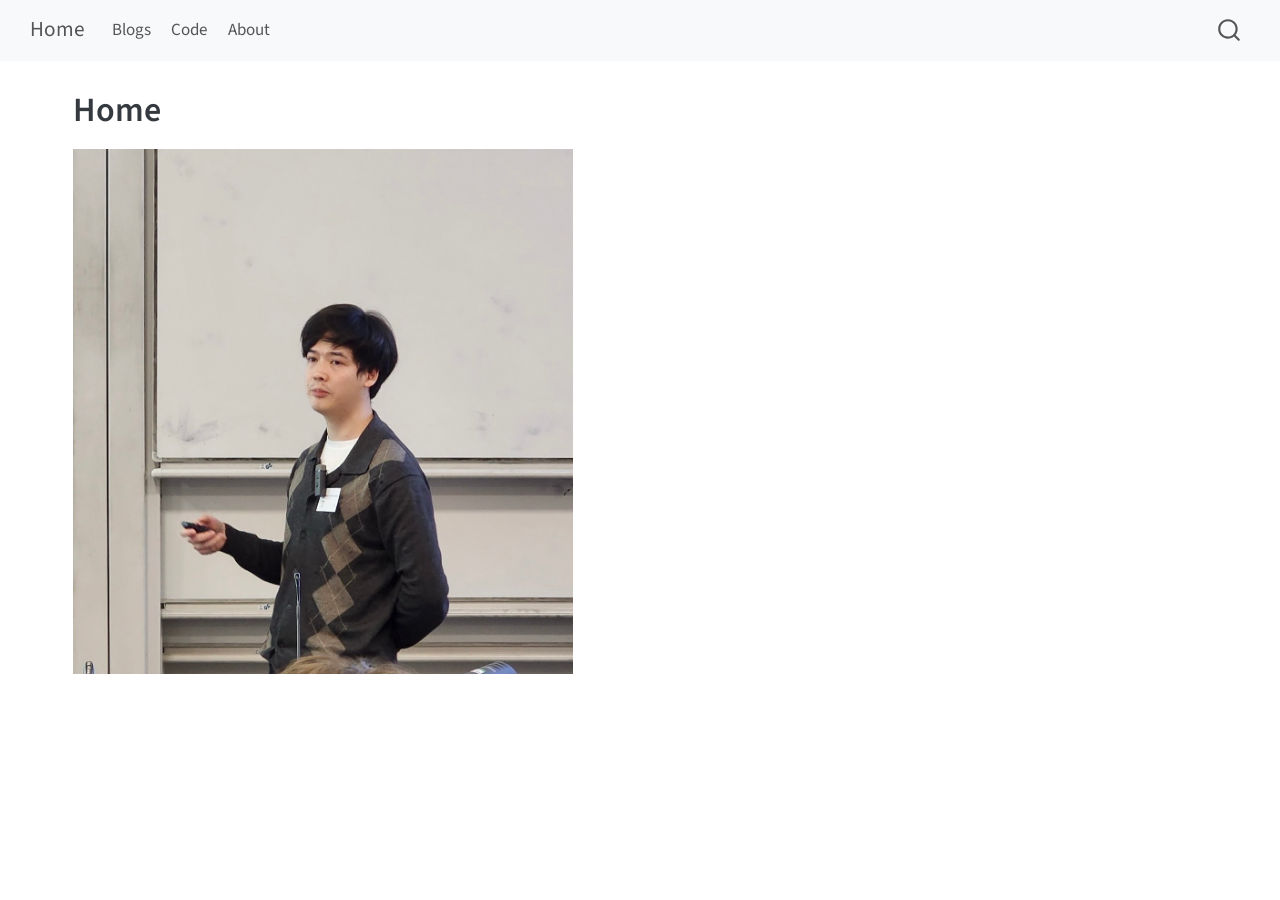
<file: index.html>
<!DOCTYPE html>
<html xmlns="http://www.w3.org/1999/xhtml" lang="en" xml:lang="en"><head>

<meta charset="utf-8">
<meta name="generator" content="quarto-1.10.18">

<meta name="viewport" content="width=device-width, initial-scale=1.0, user-scalable=yes">


<title>Home</title>
<style>
/* Default styles provided by pandoc.
** See https://pandoc.org/MANUAL.html#variables-for-html for config info.
*/
span.smallcaps{font-variant: small-caps;}
div.columns{display: flex; gap: 1.5em;}
div.column{flex: auto;}
@media screen {
div.columns{gap: min(4vw, 1.5em);}
div.column{overflow-x: auto;}
}
div.hanging-indent{margin-left: 1.5em; text-indent: -1.5em;}
ul.task-list{list-style: none;}
ul.task-list li input[type="checkbox"] {
  width: 0.8em;
  margin: 0 0.8em 0.2em -1em; /* quarto-specific, see https://github.com/quarto-dev/quarto-cli/issues/4556 */ 
  vertical-align: middle;
}
</style>


<script src="site_libs/quarto-nav/quarto-nav.js"></script>
<script src="site_libs/quarto-nav/headroom.min.js"></script>
<script src="site_libs/clipboard/clipboard.min.js"></script>
<script src="site_libs/quarto-search/autocomplete.umd.js"></script>
<script src="site_libs/quarto-search/fuse.min.js"></script>
<script src="site_libs/quarto-search/quarto-search.js"></script>
<meta name="quarto:offset" content="./">
<script src="site_libs/quarto-html/quarto.js" type="module"></script>
<script src="site_libs/quarto-html/tabsets/tabsets.js" type="module"></script>
<script src="site_libs/quarto-html/popper.min.js"></script>
<script src="site_libs/quarto-html/tippy.umd.min.js"></script>
<script src="site_libs/quarto-html/anchor.min.js"></script>
<link href="site_libs/quarto-html/tippy.css" rel="stylesheet">
<link href="site_libs/quarto-html/quarto-syntax-highlighting-bb62276ab45c84d9efd712f51ff97b5a.css" rel="stylesheet" id="quarto-text-highlighting-styles">
<script src="site_libs/bootstrap/bootstrap.min.js"></script>
<link href="site_libs/bootstrap/bootstrap-icons.css" rel="stylesheet">
<link href="site_libs/bootstrap/bootstrap-09fef243f5e36adec4033a4539b6f025.min.css" rel="stylesheet" append-hash="true" id="quarto-bootstrap" data-mode="light">
<script id="quarto-search-options" type="application/json">{
  "location": "navbar",
  "copy-button": false,
  "collapse-after": 3,
  "panel-placement": "end",
  "type": "overlay",
  "limit": 50,
  "keyboard-shortcut": [
    "f",
    "/",
    "s"
  ],
  "show-item-context": false,
  "language": {
    "search-no-results-text": "No results",
    "search-matching-documents-text": "matching documents",
    "search-copy-link-title": "Copy link to search",
    "search-hide-matches-text": "Hide additional matches",
    "search-more-match-text": "more match in this document",
    "search-more-matches-text": "more matches in this document",
    "search-clear-button-title": "Clear",
    "search-text-placeholder": "",
    "search-detached-cancel-button-title": "Cancel",
    "search-submit-button-title": "Submit",
    "search-label": "Search"
  }
}</script>


<link rel="stylesheet" href="styles.css">
</head>

<body class="nav-fixed quarto-light">

<div id="quarto-search-results"></div>
  <header id="quarto-header" class="headroom fixed-top">
    <nav class="navbar navbar-expand-lg " data-bs-theme="dark">
      <div class="navbar-container container-fluid">
      <div class="navbar-brand-container mx-auto">
    <a class="navbar-brand" href="./index.html">
    <span class="navbar-title">Home</span>
    </a>
  </div>
            <div id="quarto-search" class="" title="Search"></div>
          <button class="navbar-toggler" type="button" data-bs-toggle="collapse" data-bs-target="#navbarCollapse" aria-controls="navbarCollapse" role="menu" aria-expanded="false" aria-label="Toggle navigation" onclick="if (window.quartoToggleHeadroom) { window.quartoToggleHeadroom(); }">
  <span class="navbar-toggler-icon"></span>
</button>
          <div class="collapse navbar-collapse" id="navbarCollapse">
            <ul class="navbar-nav navbar-nav-scroll me-auto">
  <li class="nav-item">
    <a class="nav-link" href="./blogs.html"> 
<span class="menu-text">Blogs</span></a>
  </li>  
  <li class="nav-item">
    <a class="nav-link" href="./code.html"> 
<span class="menu-text">Code</span></a>
  </li>  
  <li class="nav-item">
    <a class="nav-link" href="./about.html"> 
<span class="menu-text">About</span></a>
  </li>  
</ul>
          </div> <!-- /navcollapse -->
            <div class="quarto-navbar-tools">
</div>
      </div> <!-- /container-fluid -->
    </nav>
</header>
<!-- content -->
<div id="quarto-content" class="quarto-container page-columns page-rows-contents page-layout-full page-navbar">
<!-- sidebar -->
<!-- margin-sidebar -->
    <div id="quarto-margin-sidebar" class="sidebar margin-sidebar zindex-bottom">
        
    </div>
<!-- main -->
<main class="content column-page" id="quarto-document-content">

<header id="title-block-header" class="quarto-title-block default">
<div class="quarto-title">
<h1 class="title">Home</h1>
</div>



<div class="quarto-title-meta column-page">

    
  
    
  </div>
  


</header>


<p><img src="profile.jpg" class="img-fluid" alt="Portrait" width="500"></p>



</main> <!-- /main -->
<script id="quarto-html-after-body" type="application/javascript">
  window.document.addEventListener("DOMContentLoaded", function (event) {
    const icon = "";
    const anchorJS = new window.AnchorJS();
    anchorJS.options = {
      placement: 'right',
      icon: icon
    };
    anchorJS.add('.anchored');
    const isCodeAnnotation = (el) => {
      for (const clz of el.classList) {
        if (clz.startsWith('code-annotation-')) {                     
          return true;
        }
      }
      return false;
    }
    const onCopySuccess = function(e) {
      // button target
      const button = e.trigger;
      // don't keep focus
      button.blur();
      // flash "checked"
      button.classList.add('code-copy-button-checked');
      var currentTitle = button.getAttribute("title");
      button.setAttribute("title", "Copied!");
      let tooltip;
      if (window.bootstrap) {
        button.setAttribute("data-bs-toggle", "tooltip");
        button.setAttribute("data-bs-placement", "left");
        button.setAttribute("data-bs-title", "Copied!");
        tooltip = new bootstrap.Tooltip(button, 
          { trigger: "manual", 
            customClass: "code-copy-button-tooltip",
            offset: [0, -8]});
        tooltip.show();    
      }
      setTimeout(function() {
        if (tooltip) {
          tooltip.hide();
          button.removeAttribute("data-bs-title");
          button.removeAttribute("data-bs-toggle");
          button.removeAttribute("data-bs-placement");
        }
        button.setAttribute("title", currentTitle);
        button.classList.remove('code-copy-button-checked');
      }, 1000);
      // clear code selection
      e.clearSelection();
    }
    const getTextToCopy = function(trigger) {
      const outerScaffold = trigger.parentElement.cloneNode(true);
      const codeEl = outerScaffold.querySelector('code');
      for (const childEl of codeEl.children) {
        if (isCodeAnnotation(childEl)) {
          childEl.remove();
        }
      }
      return codeEl.innerText;
    }
    const clipboard = new window.ClipboardJS('.code-copy-button:not([data-in-quarto-modal])', {
      text: getTextToCopy
    });
    clipboard.on('success', onCopySuccess);
    if (window.document.getElementById('quarto-embedded-source-code-modal')) {
      const clipboardModal = new window.ClipboardJS('.code-copy-button[data-in-quarto-modal]', {
        text: getTextToCopy,
        container: window.document.getElementById('quarto-embedded-source-code-modal')
      });
      clipboardModal.on('success', onCopySuccess);
    }
      var localhostRegex = new RegExp(/^(?:http|https):\/\/localhost\:?[0-9]*\//);
      var mailtoRegex = new RegExp(/^mailto:/);
        var filterRegex = new RegExp("https:\/\/raymonddanked\.github\.io");
      var isInternal = (href) => {
          return filterRegex.test(href) || localhostRegex.test(href) || mailtoRegex.test(href);
      }
      // Inspect non-navigation links and adorn them if external
     var links = window.document.querySelectorAll('a[href]:not(.nav-link):not(.navbar-brand):not(.toc-action):not(.sidebar-link):not(.sidebar-item-toggle):not(.pagination-link):not(.no-external):not([aria-hidden]):not(.dropdown-item):not(.quarto-navigation-tool):not(.about-link)');
      for (var i=0; i<links.length; i++) {
        const link = links[i];
        if (!isInternal(link.href)) {
          // undo the damage that might have been done by quarto-nav.js in the case of
          // links that we want to consider external
          if (link.dataset.originalHref !== undefined) {
            link.href = link.dataset.originalHref;
          }
        }
      }
    function tippyHover(el, contentFn, onTriggerFn, onUntriggerFn) {
      const config = {
        allowHTML: true,
        maxWidth: 500,
        delay: 100,
        arrow: false,
        appendTo: function(el) {
            return el.parentElement;
        },
        interactive: true,
        interactiveBorder: 10,
        theme: 'quarto',
        placement: 'bottom-start',
      };
      if (contentFn) {
        config.content = contentFn;
      }
      if (onTriggerFn) {
        config.onTrigger = onTriggerFn;
      }
      if (onUntriggerFn) {
        config.onUntrigger = onUntriggerFn;
      }
      window.tippy(el, config); 
    }
    const noterefs = window.document.querySelectorAll('a[role="doc-noteref"]');
    for (var i=0; i<noterefs.length; i++) {
      const ref = noterefs[i];
      tippyHover(ref, function() {
        // use id or data attribute instead here
        let href = ref.getAttribute('data-footnote-href') || ref.getAttribute('href');
        try { href = new URL(href).hash; } catch {}
        const id = href.replace(/^#\/?/, "");
        const note = window.document.getElementById(id);
        if (note) {
          return note.innerHTML;
        } else {
          return "";
        }
      });
    }
    const xrefs = window.document.querySelectorAll('a.quarto-xref');
    const processXRef = (id, note) => {
      // Strip column container classes
      const stripColumnClz = (el) => {
        el.classList.remove("page-full", "page-columns");
        if (el.children) {
          for (const child of el.children) {
            stripColumnClz(child);
          }
        }
      }
      stripColumnClz(note)
      if (id === null || id.startsWith('sec-')) {
        // Special case sections, only their first couple elements
        const container = document.createElement("div");
        if (note.children && note.children.length > 2) {
          container.appendChild(note.children[0].cloneNode(true));
          for (let i = 1; i < note.children.length; i++) {
            const child = note.children[i];
            if (child.tagName === "P" && child.innerText === "") {
              continue;
            } else {
              container.appendChild(child.cloneNode(true));
              break;
            }
          }
          if (window.Quarto?.typesetMath) {
            window.Quarto.typesetMath(container);
          }
          return container.innerHTML
        } else {
          if (window.Quarto?.typesetMath) {
            window.Quarto.typesetMath(note);
          }
          return note.innerHTML;
        }
      } else {
        // Remove any anchor links if they are present
        const anchorLink = note.querySelector('a.anchorjs-link');
        if (anchorLink) {
          anchorLink.remove();
        }
        if (window.Quarto?.typesetMath) {
          window.Quarto.typesetMath(note);
        }
        if (note.classList.contains("callout")) {
          return note.outerHTML;
        } else {
          return note.innerHTML;
        }
      }
    }
    for (var i=0; i<xrefs.length; i++) {
      const xref = xrefs[i];
      tippyHover(xref, undefined, function(instance) {
        instance.disable();
        let url = xref.getAttribute('href');
        let hash = undefined; 
        if (url.startsWith('#')) {
          hash = url;
        } else {
          try { hash = new URL(url).hash; } catch {}
        }
        if (hash) {
          const id = hash.replace(/^#\/?/, "");
          const note = window.document.getElementById(id);
          if (note !== null) {
            try {
              const html = processXRef(id, note.cloneNode(true));
              instance.setContent(html);
            } finally {
              instance.enable();
              instance.show();
            }
          } else {
            // See if we can fetch this
            fetch(url.split('#')[0])
            .then(res => res.text())
            .then(html => {
              const parser = new DOMParser();
              const htmlDoc = parser.parseFromString(html, "text/html");
              const note = htmlDoc.getElementById(id);
              if (note !== null) {
                const html = processXRef(id, note);
                instance.setContent(html);
              } 
            }).finally(() => {
              instance.enable();
              instance.show();
            });
          }
        } else {
          // See if we can fetch a full url (with no hash to target)
          // This is a special case and we should probably do some content thinning / targeting
          fetch(url)
          .then(res => res.text())
          .then(html => {
            const parser = new DOMParser();
            const htmlDoc = parser.parseFromString(html, "text/html");
            const note = htmlDoc.querySelector('main.content');
            if (note !== null) {
              // This should only happen for chapter cross references
              // (since there is no id in the URL)
              // remove the first header
              if (note.children.length > 0 && note.children[0].tagName === "HEADER") {
                note.children[0].remove();
              }
              const html = processXRef(null, note);
              instance.setContent(html);
            } 
          }).finally(() => {
            instance.enable();
            instance.show();
          });
        }
      }, function(instance) {
      });
    }
        let selectedAnnoteEl;
        const selectorForAnnotation = ( cell, annotation) => {
          let cellAttr = 'data-code-cell="' + cell + '"';
          let lineAttr = 'data-code-annotation="' +  annotation + '"';
          const selector = 'span[' + cellAttr + '][' + lineAttr + ']';
          return selector;
        }
        const selectCodeLines = (annoteEl) => {
          const doc = window.document;
          const targetCell = annoteEl.getAttribute("data-target-cell");
          const targetAnnotation = annoteEl.getAttribute("data-target-annotation");
          const annoteSpan = window.document.querySelector(selectorForAnnotation(targetCell, targetAnnotation));
          const lines = annoteSpan.getAttribute("data-code-lines").split(",");
          const lineIds = lines.map((line) => {
            return targetCell + "-" + line;
          })
          let top = null;
          let height = null;
          let parent = null;
          if (lineIds.length > 0) {
              //compute the position of the single el (top and bottom and make a div)
              const el = window.document.getElementById(lineIds[0]);
              top = el.offsetTop;
              height = el.offsetHeight;
              parent = el.parentElement.parentElement;
            if (lineIds.length > 1) {
              const lastEl = window.document.getElementById(lineIds[lineIds.length - 1]);
              const bottom = lastEl.offsetTop + lastEl.offsetHeight;
              height = bottom - top;
            }
            if (top !== null && height !== null && parent !== null) {
              // cook up a div (if necessary) and position it 
              let div = window.document.getElementById("code-annotation-line-highlight");
              if (div === null) {
                div = window.document.createElement("div");
                div.setAttribute("id", "code-annotation-line-highlight");
                div.style.position = 'absolute';
                parent.appendChild(div);
              }
              div.style.top = top - 2 + "px";
              div.style.height = height + 4 + "px";
              div.style.left = 0;
              let gutterDiv = window.document.getElementById("code-annotation-line-highlight-gutter");
              if (gutterDiv === null) {
                gutterDiv = window.document.createElement("div");
                gutterDiv.setAttribute("id", "code-annotation-line-highlight-gutter");
                gutterDiv.style.position = 'absolute';
                const codeCell = window.document.getElementById(targetCell);
                const gutter = codeCell.querySelector('.code-annotation-gutter');
                gutter.appendChild(gutterDiv);
              }
              gutterDiv.style.top = top - 2 + "px";
              gutterDiv.style.height = height + 4 + "px";
            }
            selectedAnnoteEl = annoteEl;
          }
        };
        const unselectCodeLines = () => {
          const elementsIds = ["code-annotation-line-highlight", "code-annotation-line-highlight-gutter"];
          elementsIds.forEach((elId) => {
            const div = window.document.getElementById(elId);
            if (div) {
              div.remove();
            }
          });
          selectedAnnoteEl = undefined;
        };
          // Handle positioning of the toggle
      window.addEventListener(
        "resize",
        throttle(() => {
          elRect = undefined;
          if (selectedAnnoteEl) {
            selectCodeLines(selectedAnnoteEl);
          }
        }, 10)
      );
      function throttle(fn, ms) {
      let throttle = false;
      let timer;
        return (...args) => {
          if(!throttle) { // first call gets through
              fn.apply(this, args);
              throttle = true;
          } else { // all the others get throttled
              if(timer) clearTimeout(timer); // cancel #2
              timer = setTimeout(() => {
                fn.apply(this, args);
                timer = throttle = false;
              }, ms);
          }
        };
      }
        // Attach click handler to the DT
        const annoteDls = window.document.querySelectorAll('dt[data-target-cell]');
        for (const annoteDlNode of annoteDls) {
          annoteDlNode.addEventListener('click', (event) => {
            const clickedEl = event.target;
            if (clickedEl !== selectedAnnoteEl) {
              unselectCodeLines();
              const activeEl = window.document.querySelector('dt[data-target-cell].code-annotation-active');
              if (activeEl) {
                activeEl.classList.remove('code-annotation-active');
              }
              selectCodeLines(clickedEl);
              clickedEl.classList.add('code-annotation-active');
            } else {
              // Unselect the line
              unselectCodeLines();
              clickedEl.classList.remove('code-annotation-active');
            }
          });
        }
    const findCites = (el) => {
      const parentEl = el.parentElement;
      if (parentEl) {
        const cites = parentEl.dataset.cites;
        if (cites) {
          return {
            el,
            cites: cites.split(' ')
          };
        } else {
          return findCites(el.parentElement)
        }
      } else {
        return undefined;
      }
    };
    var bibliorefs = window.document.querySelectorAll('a[role="doc-biblioref"]');
    for (var i=0; i<bibliorefs.length; i++) {
      const ref = bibliorefs[i];
      const citeInfo = findCites(ref);
      if (citeInfo) {
        tippyHover(citeInfo.el, function() {
          var popup = window.document.createElement('div');
          citeInfo.cites.forEach(function(cite) {
            var citeDiv = window.document.createElement('div');
            citeDiv.classList.add('hanging-indent');
            citeDiv.classList.add('csl-entry');
            var biblioDiv = window.document.getElementById('ref-' + cite);
            if (biblioDiv) {
              citeDiv.innerHTML = biblioDiv.innerHTML;
            }
            popup.appendChild(citeDiv);
          });
          return popup.innerHTML;
        });
      }
    }
  });
  </script>
</div> <!-- /content -->




</body></html>
</file>
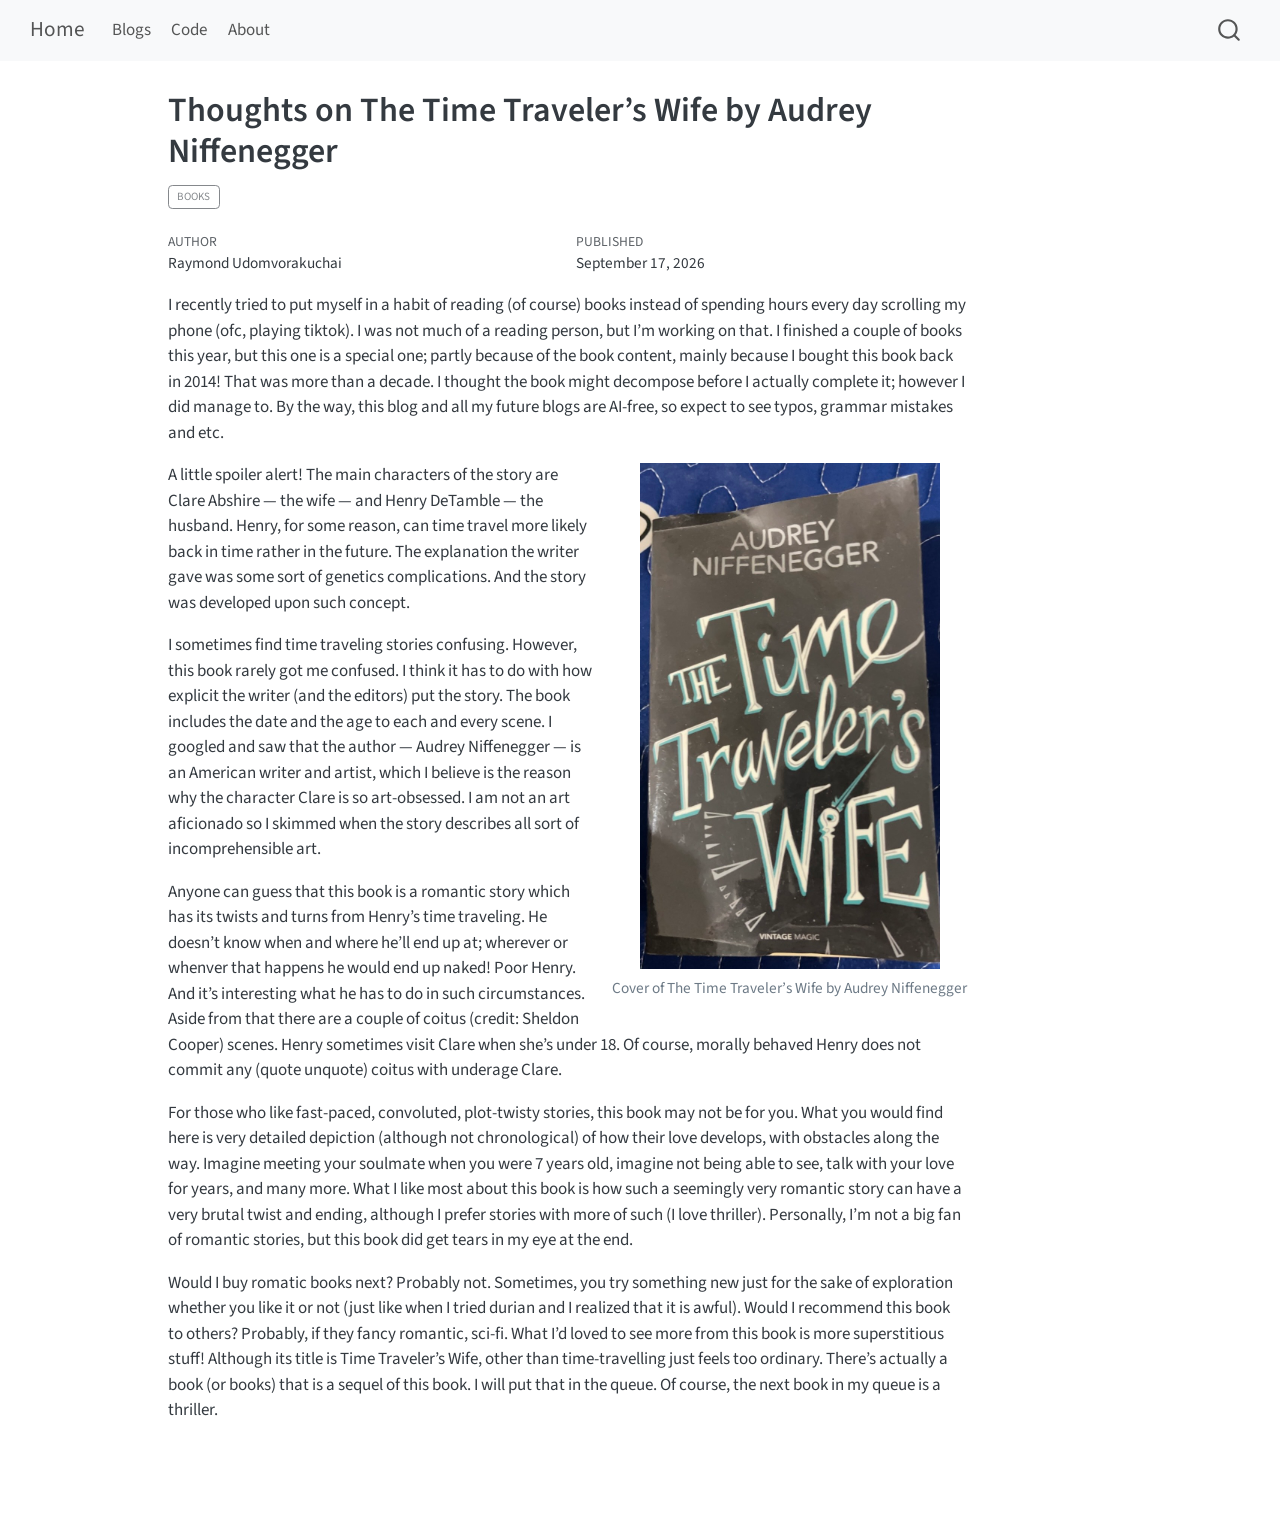
<file: blogs/timetravelerswife/index.html>
<!DOCTYPE html>
<html xmlns="http://www.w3.org/1999/xhtml" lang="en" xml:lang="en"><head>

<meta charset="utf-8">
<meta name="generator" content="quarto-1.10.18">

<meta name="viewport" content="width=device-width, initial-scale=1.0, user-scalable=yes">

<meta name="author" content="Raymond Udomvorakuchai">
<meta name="dcterms.date" content="2026-09-17">

<title>Thoughts on The Time Traveler’s Wife by Audrey Niffenegger – Home</title>
<style>
/* Default styles provided by pandoc.
** See https://pandoc.org/MANUAL.html#variables-for-html for config info.
*/
span.smallcaps{font-variant: small-caps;}
div.columns{display: flex; gap: 1.5em;}
div.column{flex: auto;}
@media screen {
div.columns{gap: min(4vw, 1.5em);}
div.column{overflow-x: auto;}
}
div.hanging-indent{margin-left: 1.5em; text-indent: -1.5em;}
ul.task-list{list-style: none;}
ul.task-list li input[type="checkbox"] {
  width: 0.8em;
  margin: 0 0.8em 0.2em -1em; /* quarto-specific, see https://github.com/quarto-dev/quarto-cli/issues/4556 */ 
  vertical-align: middle;
}
</style>


<script src="../../site_libs/quarto-nav/quarto-nav.js"></script>
<script src="../../site_libs/quarto-nav/headroom.min.js"></script>
<script src="../../site_libs/clipboard/clipboard.min.js"></script>
<script src="../../site_libs/quarto-search/autocomplete.umd.js"></script>
<script src="../../site_libs/quarto-search/fuse.min.js"></script>
<script src="../../site_libs/quarto-search/quarto-search.js"></script>
<meta name="quarto:offset" content="../../">
<script src="../../site_libs/quarto-html/quarto.js" type="module"></script>
<script src="../../site_libs/quarto-html/tabsets/tabsets.js" type="module"></script>
<script src="../../site_libs/quarto-html/popper.min.js"></script>
<script src="../../site_libs/quarto-html/tippy.umd.min.js"></script>
<script src="../../site_libs/quarto-html/anchor.min.js"></script>
<link href="../../site_libs/quarto-html/tippy.css" rel="stylesheet">
<link href="../../site_libs/quarto-html/quarto-syntax-highlighting-bb62276ab45c84d9efd712f51ff97b5a.css" rel="stylesheet" id="quarto-text-highlighting-styles">
<script src="../../site_libs/bootstrap/bootstrap.min.js"></script>
<link href="../../site_libs/bootstrap/bootstrap-icons.css" rel="stylesheet">
<link href="../../site_libs/bootstrap/bootstrap-09fef243f5e36adec4033a4539b6f025.min.css" rel="stylesheet" append-hash="true" id="quarto-bootstrap" data-mode="light">
<script id="quarto-search-options" type="application/json">{
  "location": "navbar",
  "copy-button": false,
  "collapse-after": 3,
  "panel-placement": "end",
  "type": "overlay",
  "limit": 50,
  "keyboard-shortcut": [
    "f",
    "/",
    "s"
  ],
  "show-item-context": false,
  "language": {
    "search-no-results-text": "No results",
    "search-matching-documents-text": "matching documents",
    "search-copy-link-title": "Copy link to search",
    "search-hide-matches-text": "Hide additional matches",
    "search-more-match-text": "more match in this document",
    "search-more-matches-text": "more matches in this document",
    "search-clear-button-title": "Clear",
    "search-text-placeholder": "",
    "search-detached-cancel-button-title": "Cancel",
    "search-submit-button-title": "Submit",
    "search-label": "Search"
  }
}</script>


<link rel="stylesheet" href="../../styles.css">
</head>

<body class="nav-fixed quarto-light">

<div id="quarto-search-results"></div>
  <header id="quarto-header" class="headroom fixed-top">
    <nav class="navbar navbar-expand-lg " data-bs-theme="dark">
      <div class="navbar-container container-fluid">
      <div class="navbar-brand-container mx-auto">
    <a class="navbar-brand" href="../../index.html">
    <span class="navbar-title">Home</span>
    </a>
  </div>
            <div id="quarto-search" class="" title="Search"></div>
          <button class="navbar-toggler" type="button" data-bs-toggle="collapse" data-bs-target="#navbarCollapse" aria-controls="navbarCollapse" role="menu" aria-expanded="false" aria-label="Toggle navigation" onclick="if (window.quartoToggleHeadroom) { window.quartoToggleHeadroom(); }">
  <span class="navbar-toggler-icon"></span>
</button>
          <div class="collapse navbar-collapse" id="navbarCollapse">
            <ul class="navbar-nav navbar-nav-scroll me-auto">
  <li class="nav-item">
    <a class="nav-link" href="../../blogs.html"> 
<span class="menu-text">Blogs</span></a>
  </li>  
  <li class="nav-item">
    <a class="nav-link" href="../../code.html"> 
<span class="menu-text">Code</span></a>
  </li>  
  <li class="nav-item">
    <a class="nav-link" href="../../about.html"> 
<span class="menu-text">About</span></a>
  </li>  
</ul>
          </div> <!-- /navcollapse -->
            <div class="quarto-navbar-tools">
</div>
      </div> <!-- /container-fluid -->
    </nav>
</header>
<!-- content -->
<div id="quarto-content" class="quarto-container page-columns page-rows-contents page-layout-article page-navbar">
<!-- sidebar -->
<!-- margin-sidebar -->
    <div id="quarto-margin-sidebar" class="sidebar margin-sidebar zindex-bottom">
        
    </div>
<!-- main -->
<main class="content" id="quarto-document-content">

<header id="title-block-header" class="quarto-title-block default">
<div class="quarto-title">
<h1 class="title">Thoughts on The Time Traveler’s Wife by Audrey Niffenegger</h1>
  <div class="quarto-categories">
    <div class="quarto-category">books</div>
  </div>
  </div>



<div class="quarto-title-meta">

    <div>
    <div class="quarto-title-meta-heading">Author</div>
    <div class="quarto-title-meta-contents">
             <p>Raymond Udomvorakuchai </p>
          </div>
  </div>
    
    <div>
    <div class="quarto-title-meta-heading">Published</div>
    <div class="quarto-title-meta-contents">
      <p class="date">September 17, 2026</p>
    </div>
  </div>
  
    
  </div>
  


</header>


<p>I recently tried to put myself in a habit of reading (of course) books instead of spending hours every day scrolling my phone (ofc, playing tiktok). I was not much of a reading person, but I’m working on that. I finished a couple of books this year, but this one is a special one; partly because of the book content, mainly because I bought this book back in 2014! That was more than a decade. I thought the book might decompose before I actually complete it; however I did manage to. By the way, this blog and all my future blogs are AI-free, so expect to see typos, grammar mistakes and etc.</p>
<div class="quarto-figure quarto-figure-center" style="float:right; margin-left:1em; margin-bottom:1em;">
<figure class="figure">
<p><img src="timetravelerswife.jpg" class="img-fluid figure-img" width="300"></p>
<figcaption>Cover of The Time Traveler’s Wife by Audrey Niffenegger</figcaption>
</figure>
</div>
<p>A little spoiler alert! The main characters of the story are Clare Abshire — the wife — and Henry DeTamble — the husband. Henry, for some reason, can time travel more likely back in time rather in the future. The explanation the writer gave was some sort of genetics complications. And the story was developed upon such concept.</p>
<p>I sometimes find time traveling stories confusing. However, this book rarely got me confused. I think it has to do with how explicit the writer (and the editors) put the story. The book includes the date and the age to each and every scene. I googled and saw that the author — Audrey Niffenegger — is an American writer and artist, which I believe is the reason why the character Clare is so art-obsessed. I am not an art aficionado so I skimmed when the story describes all sort of incomprehensible art.</p>
<p>Anyone can guess that this book is a romantic story which has its twists and turns from Henry’s time traveling. He doesn’t know when and where he’ll end up at; wherever or whenver that happens he would end up naked! Poor Henry. And it’s interesting what he has to do in such circumstances. Aside from that there are a couple of coitus (credit: Sheldon Cooper) scenes. Henry sometimes visit Clare when she’s under 18. Of course, morally behaved Henry does not commit any (quote unquote) coitus with underage Clare.</p>
<p>For those who like fast-paced, convoluted, plot-twisty stories, this book may not be for you. What you would find here is very detailed depiction (although not chronological) of how their love develops, with obstacles along the way. Imagine meeting your soulmate when you were 7 years old, imagine not being able to see, talk with your love for years, and many more. What I like most about this book is how such a seemingly very romantic story can have a very brutal twist and ending, although I prefer stories with more of such (I love thriller). Personally, I’m not a big fan of romantic stories, but this book did get tears in my eye at the end.</p>
<p>Would I buy romatic books next? Probably not. Sometimes, you try something new just for the sake of exploration whether you like it or not (just like when I tried durian and I realized that it is awful). Would I recommend this book to others? Probably, if they fancy romantic, sci-fi. What I’d loved to see more from this book is more superstitious stuff! Although its title is Time Traveler’s Wife, other than time-travelling just feels too ordinary. There’s actually a book (or books) that is a sequel of this book. I will put that in the queue. Of course, the next book in my queue is a thriller.</p>



</main> <!-- /main -->
<script id="quarto-html-after-body" type="application/javascript">
  window.document.addEventListener("DOMContentLoaded", function (event) {
    const icon = "";
    const anchorJS = new window.AnchorJS();
    anchorJS.options = {
      placement: 'right',
      icon: icon
    };
    anchorJS.add('.anchored');
    const isCodeAnnotation = (el) => {
      for (const clz of el.classList) {
        if (clz.startsWith('code-annotation-')) {                     
          return true;
        }
      }
      return false;
    }
    const onCopySuccess = function(e) {
      // button target
      const button = e.trigger;
      // don't keep focus
      button.blur();
      // flash "checked"
      button.classList.add('code-copy-button-checked');
      var currentTitle = button.getAttribute("title");
      button.setAttribute("title", "Copied!");
      let tooltip;
      if (window.bootstrap) {
        button.setAttribute("data-bs-toggle", "tooltip");
        button.setAttribute("data-bs-placement", "left");
        button.setAttribute("data-bs-title", "Copied!");
        tooltip = new bootstrap.Tooltip(button, 
          { trigger: "manual", 
            customClass: "code-copy-button-tooltip",
            offset: [0, -8]});
        tooltip.show();    
      }
      setTimeout(function() {
        if (tooltip) {
          tooltip.hide();
          button.removeAttribute("data-bs-title");
          button.removeAttribute("data-bs-toggle");
          button.removeAttribute("data-bs-placement");
        }
        button.setAttribute("title", currentTitle);
        button.classList.remove('code-copy-button-checked');
      }, 1000);
      // clear code selection
      e.clearSelection();
    }
    const getTextToCopy = function(trigger) {
      const outerScaffold = trigger.parentElement.cloneNode(true);
      const codeEl = outerScaffold.querySelector('code');
      for (const childEl of codeEl.children) {
        if (isCodeAnnotation(childEl)) {
          childEl.remove();
        }
      }
      return codeEl.innerText;
    }
    const clipboard = new window.ClipboardJS('.code-copy-button:not([data-in-quarto-modal])', {
      text: getTextToCopy
    });
    clipboard.on('success', onCopySuccess);
    if (window.document.getElementById('quarto-embedded-source-code-modal')) {
      const clipboardModal = new window.ClipboardJS('.code-copy-button[data-in-quarto-modal]', {
        text: getTextToCopy,
        container: window.document.getElementById('quarto-embedded-source-code-modal')
      });
      clipboardModal.on('success', onCopySuccess);
    }
      var localhostRegex = new RegExp(/^(?:http|https):\/\/localhost\:?[0-9]*\//);
      var mailtoRegex = new RegExp(/^mailto:/);
        var filterRegex = new RegExp("https:\/\/raymonddanked\.github\.io");
      var isInternal = (href) => {
          return filterRegex.test(href) || localhostRegex.test(href) || mailtoRegex.test(href);
      }
      // Inspect non-navigation links and adorn them if external
     var links = window.document.querySelectorAll('a[href]:not(.nav-link):not(.navbar-brand):not(.toc-action):not(.sidebar-link):not(.sidebar-item-toggle):not(.pagination-link):not(.no-external):not([aria-hidden]):not(.dropdown-item):not(.quarto-navigation-tool):not(.about-link)');
      for (var i=0; i<links.length; i++) {
        const link = links[i];
        if (!isInternal(link.href)) {
          // undo the damage that might have been done by quarto-nav.js in the case of
          // links that we want to consider external
          if (link.dataset.originalHref !== undefined) {
            link.href = link.dataset.originalHref;
          }
        }
      }
    function tippyHover(el, contentFn, onTriggerFn, onUntriggerFn) {
      const config = {
        allowHTML: true,
        maxWidth: 500,
        delay: 100,
        arrow: false,
        appendTo: function(el) {
            return el.parentElement;
        },
        interactive: true,
        interactiveBorder: 10,
        theme: 'quarto',
        placement: 'bottom-start',
      };
      if (contentFn) {
        config.content = contentFn;
      }
      if (onTriggerFn) {
        config.onTrigger = onTriggerFn;
      }
      if (onUntriggerFn) {
        config.onUntrigger = onUntriggerFn;
      }
      window.tippy(el, config); 
    }
    const noterefs = window.document.querySelectorAll('a[role="doc-noteref"]');
    for (var i=0; i<noterefs.length; i++) {
      const ref = noterefs[i];
      tippyHover(ref, function() {
        // use id or data attribute instead here
        let href = ref.getAttribute('data-footnote-href') || ref.getAttribute('href');
        try { href = new URL(href).hash; } catch {}
        const id = href.replace(/^#\/?/, "");
        const note = window.document.getElementById(id);
        if (note) {
          return note.innerHTML;
        } else {
          return "";
        }
      });
    }
    const xrefs = window.document.querySelectorAll('a.quarto-xref');
    const processXRef = (id, note) => {
      // Strip column container classes
      const stripColumnClz = (el) => {
        el.classList.remove("page-full", "page-columns");
        if (el.children) {
          for (const child of el.children) {
            stripColumnClz(child);
          }
        }
      }
      stripColumnClz(note)
      if (id === null || id.startsWith('sec-')) {
        // Special case sections, only their first couple elements
        const container = document.createElement("div");
        if (note.children && note.children.length > 2) {
          container.appendChild(note.children[0].cloneNode(true));
          for (let i = 1; i < note.children.length; i++) {
            const child = note.children[i];
            if (child.tagName === "P" && child.innerText === "") {
              continue;
            } else {
              container.appendChild(child.cloneNode(true));
              break;
            }
          }
          if (window.Quarto?.typesetMath) {
            window.Quarto.typesetMath(container);
          }
          return container.innerHTML
        } else {
          if (window.Quarto?.typesetMath) {
            window.Quarto.typesetMath(note);
          }
          return note.innerHTML;
        }
      } else {
        // Remove any anchor links if they are present
        const anchorLink = note.querySelector('a.anchorjs-link');
        if (anchorLink) {
          anchorLink.remove();
        }
        if (window.Quarto?.typesetMath) {
          window.Quarto.typesetMath(note);
        }
        if (note.classList.contains("callout")) {
          return note.outerHTML;
        } else {
          return note.innerHTML;
        }
      }
    }
    for (var i=0; i<xrefs.length; i++) {
      const xref = xrefs[i];
      tippyHover(xref, undefined, function(instance) {
        instance.disable();
        let url = xref.getAttribute('href');
        let hash = undefined; 
        if (url.startsWith('#')) {
          hash = url;
        } else {
          try { hash = new URL(url).hash; } catch {}
        }
        if (hash) {
          const id = hash.replace(/^#\/?/, "");
          const note = window.document.getElementById(id);
          if (note !== null) {
            try {
              const html = processXRef(id, note.cloneNode(true));
              instance.setContent(html);
            } finally {
              instance.enable();
              instance.show();
            }
          } else {
            // See if we can fetch this
            fetch(url.split('#')[0])
            .then(res => res.text())
            .then(html => {
              const parser = new DOMParser();
              const htmlDoc = parser.parseFromString(html, "text/html");
              const note = htmlDoc.getElementById(id);
              if (note !== null) {
                const html = processXRef(id, note);
                instance.setContent(html);
              } 
            }).finally(() => {
              instance.enable();
              instance.show();
            });
          }
        } else {
          // See if we can fetch a full url (with no hash to target)
          // This is a special case and we should probably do some content thinning / targeting
          fetch(url)
          .then(res => res.text())
          .then(html => {
            const parser = new DOMParser();
            const htmlDoc = parser.parseFromString(html, "text/html");
            const note = htmlDoc.querySelector('main.content');
            if (note !== null) {
              // This should only happen for chapter cross references
              // (since there is no id in the URL)
              // remove the first header
              if (note.children.length > 0 && note.children[0].tagName === "HEADER") {
                note.children[0].remove();
              }
              const html = processXRef(null, note);
              instance.setContent(html);
            } 
          }).finally(() => {
            instance.enable();
            instance.show();
          });
        }
      }, function(instance) {
      });
    }
        let selectedAnnoteEl;
        const selectorForAnnotation = ( cell, annotation) => {
          let cellAttr = 'data-code-cell="' + cell + '"';
          let lineAttr = 'data-code-annotation="' +  annotation + '"';
          const selector = 'span[' + cellAttr + '][' + lineAttr + ']';
          return selector;
        }
        const selectCodeLines = (annoteEl) => {
          const doc = window.document;
          const targetCell = annoteEl.getAttribute("data-target-cell");
          const targetAnnotation = annoteEl.getAttribute("data-target-annotation");
          const annoteSpan = window.document.querySelector(selectorForAnnotation(targetCell, targetAnnotation));
          const lines = annoteSpan.getAttribute("data-code-lines").split(",");
          const lineIds = lines.map((line) => {
            return targetCell + "-" + line;
          })
          let top = null;
          let height = null;
          let parent = null;
          if (lineIds.length > 0) {
              //compute the position of the single el (top and bottom and make a div)
              const el = window.document.getElementById(lineIds[0]);
              top = el.offsetTop;
              height = el.offsetHeight;
              parent = el.parentElement.parentElement;
            if (lineIds.length > 1) {
              const lastEl = window.document.getElementById(lineIds[lineIds.length - 1]);
              const bottom = lastEl.offsetTop + lastEl.offsetHeight;
              height = bottom - top;
            }
            if (top !== null && height !== null && parent !== null) {
              // cook up a div (if necessary) and position it 
              let div = window.document.getElementById("code-annotation-line-highlight");
              if (div === null) {
                div = window.document.createElement("div");
                div.setAttribute("id", "code-annotation-line-highlight");
                div.style.position = 'absolute';
                parent.appendChild(div);
              }
              div.style.top = top - 2 + "px";
              div.style.height = height + 4 + "px";
              div.style.left = 0;
              let gutterDiv = window.document.getElementById("code-annotation-line-highlight-gutter");
              if (gutterDiv === null) {
                gutterDiv = window.document.createElement("div");
                gutterDiv.setAttribute("id", "code-annotation-line-highlight-gutter");
                gutterDiv.style.position = 'absolute';
                const codeCell = window.document.getElementById(targetCell);
                const gutter = codeCell.querySelector('.code-annotation-gutter');
                gutter.appendChild(gutterDiv);
              }
              gutterDiv.style.top = top - 2 + "px";
              gutterDiv.style.height = height + 4 + "px";
            }
            selectedAnnoteEl = annoteEl;
          }
        };
        const unselectCodeLines = () => {
          const elementsIds = ["code-annotation-line-highlight", "code-annotation-line-highlight-gutter"];
          elementsIds.forEach((elId) => {
            const div = window.document.getElementById(elId);
            if (div) {
              div.remove();
            }
          });
          selectedAnnoteEl = undefined;
        };
          // Handle positioning of the toggle
      window.addEventListener(
        "resize",
        throttle(() => {
          elRect = undefined;
          if (selectedAnnoteEl) {
            selectCodeLines(selectedAnnoteEl);
          }
        }, 10)
      );
      function throttle(fn, ms) {
      let throttle = false;
      let timer;
        return (...args) => {
          if(!throttle) { // first call gets through
              fn.apply(this, args);
              throttle = true;
          } else { // all the others get throttled
              if(timer) clearTimeout(timer); // cancel #2
              timer = setTimeout(() => {
                fn.apply(this, args);
                timer = throttle = false;
              }, ms);
          }
        };
      }
        // Attach click handler to the DT
        const annoteDls = window.document.querySelectorAll('dt[data-target-cell]');
        for (const annoteDlNode of annoteDls) {
          annoteDlNode.addEventListener('click', (event) => {
            const clickedEl = event.target;
            if (clickedEl !== selectedAnnoteEl) {
              unselectCodeLines();
              const activeEl = window.document.querySelector('dt[data-target-cell].code-annotation-active');
              if (activeEl) {
                activeEl.classList.remove('code-annotation-active');
              }
              selectCodeLines(clickedEl);
              clickedEl.classList.add('code-annotation-active');
            } else {
              // Unselect the line
              unselectCodeLines();
              clickedEl.classList.remove('code-annotation-active');
            }
          });
        }
    const findCites = (el) => {
      const parentEl = el.parentElement;
      if (parentEl) {
        const cites = parentEl.dataset.cites;
        if (cites) {
          return {
            el,
            cites: cites.split(' ')
          };
        } else {
          return findCites(el.parentElement)
        }
      } else {
        return undefined;
      }
    };
    var bibliorefs = window.document.querySelectorAll('a[role="doc-biblioref"]');
    for (var i=0; i<bibliorefs.length; i++) {
      const ref = bibliorefs[i];
      const citeInfo = findCites(ref);
      if (citeInfo) {
        tippyHover(citeInfo.el, function() {
          var popup = window.document.createElement('div');
          citeInfo.cites.forEach(function(cite) {
            var citeDiv = window.document.createElement('div');
            citeDiv.classList.add('hanging-indent');
            citeDiv.classList.add('csl-entry');
            var biblioDiv = window.document.getElementById('ref-' + cite);
            if (biblioDiv) {
              citeDiv.innerHTML = biblioDiv.innerHTML;
            }
            popup.appendChild(citeDiv);
          });
          return popup.innerHTML;
        });
      }
    }
  });
  </script>
</div> <!-- /content -->




</body></html>
</file>
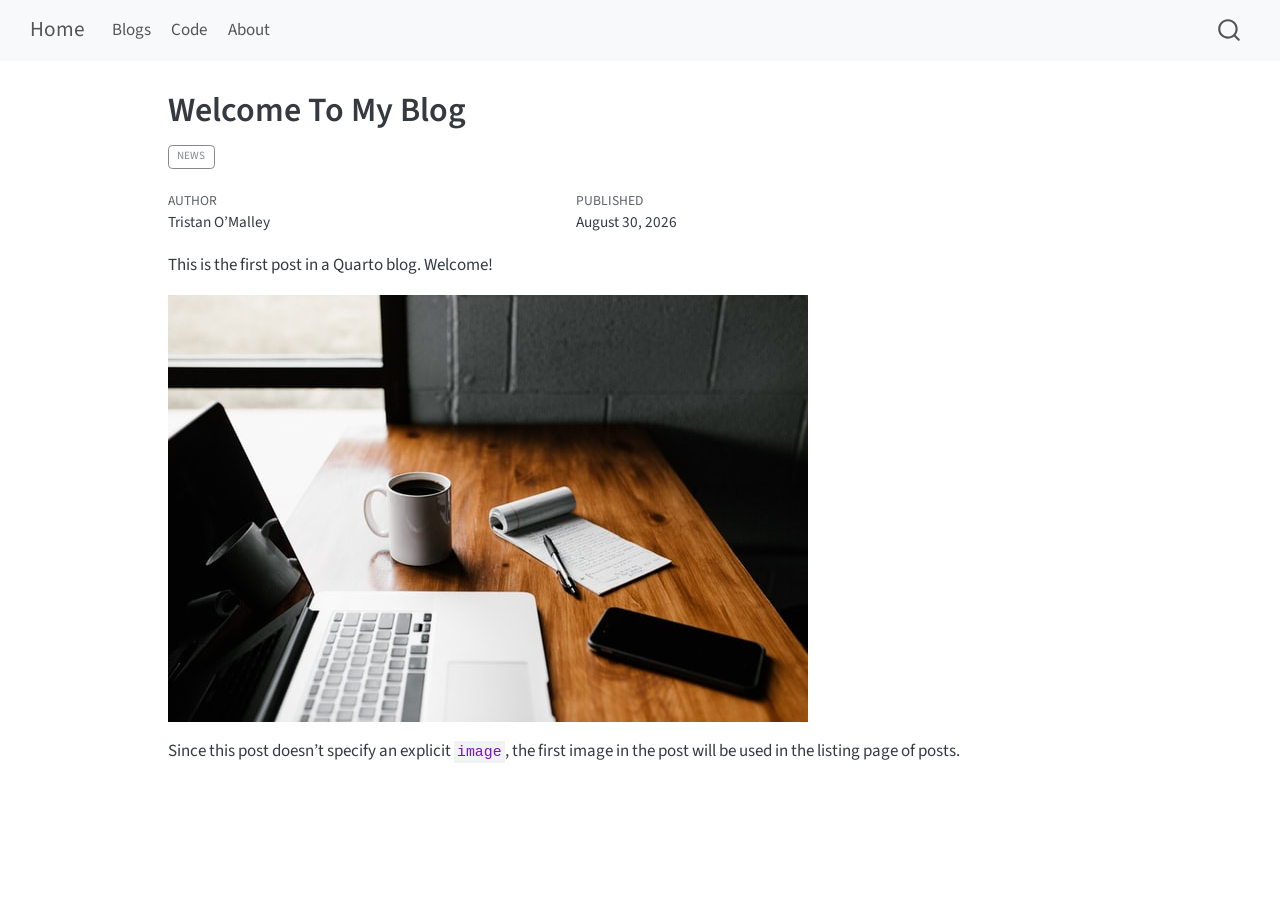
<file: blogs/welcome/index.html>
<!DOCTYPE html>
<html xmlns="http://www.w3.org/1999/xhtml" lang="en" xml:lang="en"><head>

<meta charset="utf-8">
<meta name="generator" content="quarto-1.10.18">

<meta name="viewport" content="width=device-width, initial-scale=1.0, user-scalable=yes">

<meta name="author" content="Tristan O’Malley">
<meta name="dcterms.date" content="2026-08-30">

<title>Welcome To My Blog – Home</title>
<style>
/* Default styles provided by pandoc.
** See https://pandoc.org/MANUAL.html#variables-for-html for config info.
*/
span.smallcaps{font-variant: small-caps;}
div.columns{display: flex; gap: 1.5em;}
div.column{flex: auto;}
@media screen {
div.columns{gap: min(4vw, 1.5em);}
div.column{overflow-x: auto;}
}
div.hanging-indent{margin-left: 1.5em; text-indent: -1.5em;}
ul.task-list{list-style: none;}
ul.task-list li input[type="checkbox"] {
  width: 0.8em;
  margin: 0 0.8em 0.2em -1em; /* quarto-specific, see https://github.com/quarto-dev/quarto-cli/issues/4556 */ 
  vertical-align: middle;
}
</style>


<script src="../../site_libs/quarto-nav/quarto-nav.js"></script>
<script src="../../site_libs/quarto-nav/headroom.min.js"></script>
<script src="../../site_libs/clipboard/clipboard.min.js"></script>
<script src="../../site_libs/quarto-search/autocomplete.umd.js"></script>
<script src="../../site_libs/quarto-search/fuse.min.js"></script>
<script src="../../site_libs/quarto-search/quarto-search.js"></script>
<meta name="quarto:offset" content="../../">
<script src="../../site_libs/quarto-html/quarto.js" type="module"></script>
<script src="../../site_libs/quarto-html/tabsets/tabsets.js" type="module"></script>
<script src="../../site_libs/quarto-html/popper.min.js"></script>
<script src="../../site_libs/quarto-html/tippy.umd.min.js"></script>
<script src="../../site_libs/quarto-html/anchor.min.js"></script>
<link href="../../site_libs/quarto-html/tippy.css" rel="stylesheet">
<link href="../../site_libs/quarto-html/quarto-syntax-highlighting-bb62276ab45c84d9efd712f51ff97b5a.css" rel="stylesheet" id="quarto-text-highlighting-styles">
<script src="../../site_libs/bootstrap/bootstrap.min.js"></script>
<link href="../../site_libs/bootstrap/bootstrap-icons.css" rel="stylesheet">
<link href="../../site_libs/bootstrap/bootstrap-09fef243f5e36adec4033a4539b6f025.min.css" rel="stylesheet" append-hash="true" id="quarto-bootstrap" data-mode="light">
<script id="quarto-search-options" type="application/json">{
  "location": "navbar",
  "copy-button": false,
  "collapse-after": 3,
  "panel-placement": "end",
  "type": "overlay",
  "limit": 50,
  "keyboard-shortcut": [
    "f",
    "/",
    "s"
  ],
  "show-item-context": false,
  "language": {
    "search-no-results-text": "No results",
    "search-matching-documents-text": "matching documents",
    "search-copy-link-title": "Copy link to search",
    "search-hide-matches-text": "Hide additional matches",
    "search-more-match-text": "more match in this document",
    "search-more-matches-text": "more matches in this document",
    "search-clear-button-title": "Clear",
    "search-text-placeholder": "",
    "search-detached-cancel-button-title": "Cancel",
    "search-submit-button-title": "Submit",
    "search-label": "Search"
  }
}</script>


<link rel="stylesheet" href="../../styles.css">
</head>

<body class="nav-fixed quarto-light">

<div id="quarto-search-results"></div>
  <header id="quarto-header" class="headroom fixed-top">
    <nav class="navbar navbar-expand-lg " data-bs-theme="dark">
      <div class="navbar-container container-fluid">
      <div class="navbar-brand-container mx-auto">
    <a class="navbar-brand" href="../../index.html">
    <span class="navbar-title">Home</span>
    </a>
  </div>
            <div id="quarto-search" class="" title="Search"></div>
          <button class="navbar-toggler" type="button" data-bs-toggle="collapse" data-bs-target="#navbarCollapse" aria-controls="navbarCollapse" role="menu" aria-expanded="false" aria-label="Toggle navigation" onclick="if (window.quartoToggleHeadroom) { window.quartoToggleHeadroom(); }">
  <span class="navbar-toggler-icon"></span>
</button>
          <div class="collapse navbar-collapse" id="navbarCollapse">
            <ul class="navbar-nav navbar-nav-scroll me-auto">
  <li class="nav-item">
    <a class="nav-link" href="../../blogs.html"> 
<span class="menu-text">Blogs</span></a>
  </li>  
  <li class="nav-item">
    <a class="nav-link" href="../../code.html"> 
<span class="menu-text">Code</span></a>
  </li>  
  <li class="nav-item">
    <a class="nav-link" href="../../about.html"> 
<span class="menu-text">About</span></a>
  </li>  
</ul>
          </div> <!-- /navcollapse -->
            <div class="quarto-navbar-tools">
</div>
      </div> <!-- /container-fluid -->
    </nav>
</header>
<!-- content -->
<div id="quarto-content" class="quarto-container page-columns page-rows-contents page-layout-article page-navbar">
<!-- sidebar -->
<!-- margin-sidebar -->
    <div id="quarto-margin-sidebar" class="sidebar margin-sidebar zindex-bottom">
        
    </div>
<!-- main -->
<main class="content" id="quarto-document-content">

<header id="title-block-header" class="quarto-title-block default">
<div class="quarto-title">
<h1 class="title">Welcome To My Blog</h1>
  <div class="quarto-categories">
    <div class="quarto-category">news</div>
  </div>
  </div>



<div class="quarto-title-meta">

    <div>
    <div class="quarto-title-meta-heading">Author</div>
    <div class="quarto-title-meta-contents">
             <p>Tristan O’Malley </p>
          </div>
  </div>
    
    <div>
    <div class="quarto-title-meta-heading">Published</div>
    <div class="quarto-title-meta-contents">
      <p class="date">August 30, 2026</p>
    </div>
  </div>
  
    
  </div>
  


</header>


<p>This is the first post in a Quarto blog. Welcome!</p>
<p><img src="thumbnail.jpg" class="img-fluid"></p>
<p>Since this post doesn’t specify an explicit <code>image</code>, the first image in the post will be used in the listing page of posts.</p>



</main> <!-- /main -->
<script id="quarto-html-after-body" type="application/javascript">
  window.document.addEventListener("DOMContentLoaded", function (event) {
    const icon = "";
    const anchorJS = new window.AnchorJS();
    anchorJS.options = {
      placement: 'right',
      icon: icon
    };
    anchorJS.add('.anchored');
    const isCodeAnnotation = (el) => {
      for (const clz of el.classList) {
        if (clz.startsWith('code-annotation-')) {                     
          return true;
        }
      }
      return false;
    }
    const onCopySuccess = function(e) {
      // button target
      const button = e.trigger;
      // don't keep focus
      button.blur();
      // flash "checked"
      button.classList.add('code-copy-button-checked');
      var currentTitle = button.getAttribute("title");
      button.setAttribute("title", "Copied!");
      let tooltip;
      if (window.bootstrap) {
        button.setAttribute("data-bs-toggle", "tooltip");
        button.setAttribute("data-bs-placement", "left");
        button.setAttribute("data-bs-title", "Copied!");
        tooltip = new bootstrap.Tooltip(button, 
          { trigger: "manual", 
            customClass: "code-copy-button-tooltip",
            offset: [0, -8]});
        tooltip.show();    
      }
      setTimeout(function() {
        if (tooltip) {
          tooltip.hide();
          button.removeAttribute("data-bs-title");
          button.removeAttribute("data-bs-toggle");
          button.removeAttribute("data-bs-placement");
        }
        button.setAttribute("title", currentTitle);
        button.classList.remove('code-copy-button-checked');
      }, 1000);
      // clear code selection
      e.clearSelection();
    }
    const getTextToCopy = function(trigger) {
      const outerScaffold = trigger.parentElement.cloneNode(true);
      const codeEl = outerScaffold.querySelector('code');
      for (const childEl of codeEl.children) {
        if (isCodeAnnotation(childEl)) {
          childEl.remove();
        }
      }
      return codeEl.innerText;
    }
    const clipboard = new window.ClipboardJS('.code-copy-button:not([data-in-quarto-modal])', {
      text: getTextToCopy
    });
    clipboard.on('success', onCopySuccess);
    if (window.document.getElementById('quarto-embedded-source-code-modal')) {
      const clipboardModal = new window.ClipboardJS('.code-copy-button[data-in-quarto-modal]', {
        text: getTextToCopy,
        container: window.document.getElementById('quarto-embedded-source-code-modal')
      });
      clipboardModal.on('success', onCopySuccess);
    }
      var localhostRegex = new RegExp(/^(?:http|https):\/\/localhost\:?[0-9]*\//);
      var mailtoRegex = new RegExp(/^mailto:/);
        var filterRegex = new RegExp("https:\/\/raymonddanked\.github\.io");
      var isInternal = (href) => {
          return filterRegex.test(href) || localhostRegex.test(href) || mailtoRegex.test(href);
      }
      // Inspect non-navigation links and adorn them if external
     var links = window.document.querySelectorAll('a[href]:not(.nav-link):not(.navbar-brand):not(.toc-action):not(.sidebar-link):not(.sidebar-item-toggle):not(.pagination-link):not(.no-external):not([aria-hidden]):not(.dropdown-item):not(.quarto-navigation-tool):not(.about-link)');
      for (var i=0; i<links.length; i++) {
        const link = links[i];
        if (!isInternal(link.href)) {
          // undo the damage that might have been done by quarto-nav.js in the case of
          // links that we want to consider external
          if (link.dataset.originalHref !== undefined) {
            link.href = link.dataset.originalHref;
          }
        }
      }
    function tippyHover(el, contentFn, onTriggerFn, onUntriggerFn) {
      const config = {
        allowHTML: true,
        maxWidth: 500,
        delay: 100,
        arrow: false,
        appendTo: function(el) {
            return el.parentElement;
        },
        interactive: true,
        interactiveBorder: 10,
        theme: 'quarto',
        placement: 'bottom-start',
      };
      if (contentFn) {
        config.content = contentFn;
      }
      if (onTriggerFn) {
        config.onTrigger = onTriggerFn;
      }
      if (onUntriggerFn) {
        config.onUntrigger = onUntriggerFn;
      }
      window.tippy(el, config); 
    }
    const noterefs = window.document.querySelectorAll('a[role="doc-noteref"]');
    for (var i=0; i<noterefs.length; i++) {
      const ref = noterefs[i];
      tippyHover(ref, function() {
        // use id or data attribute instead here
        let href = ref.getAttribute('data-footnote-href') || ref.getAttribute('href');
        try { href = new URL(href).hash; } catch {}
        const id = href.replace(/^#\/?/, "");
        const note = window.document.getElementById(id);
        if (note) {
          return note.innerHTML;
        } else {
          return "";
        }
      });
    }
    const xrefs = window.document.querySelectorAll('a.quarto-xref');
    const processXRef = (id, note) => {
      // Strip column container classes
      const stripColumnClz = (el) => {
        el.classList.remove("page-full", "page-columns");
        if (el.children) {
          for (const child of el.children) {
            stripColumnClz(child);
          }
        }
      }
      stripColumnClz(note)
      if (id === null || id.startsWith('sec-')) {
        // Special case sections, only their first couple elements
        const container = document.createElement("div");
        if (note.children && note.children.length > 2) {
          container.appendChild(note.children[0].cloneNode(true));
          for (let i = 1; i < note.children.length; i++) {
            const child = note.children[i];
            if (child.tagName === "P" && child.innerText === "") {
              continue;
            } else {
              container.appendChild(child.cloneNode(true));
              break;
            }
          }
          if (window.Quarto?.typesetMath) {
            window.Quarto.typesetMath(container);
          }
          return container.innerHTML
        } else {
          if (window.Quarto?.typesetMath) {
            window.Quarto.typesetMath(note);
          }
          return note.innerHTML;
        }
      } else {
        // Remove any anchor links if they are present
        const anchorLink = note.querySelector('a.anchorjs-link');
        if (anchorLink) {
          anchorLink.remove();
        }
        if (window.Quarto?.typesetMath) {
          window.Quarto.typesetMath(note);
        }
        if (note.classList.contains("callout")) {
          return note.outerHTML;
        } else {
          return note.innerHTML;
        }
      }
    }
    for (var i=0; i<xrefs.length; i++) {
      const xref = xrefs[i];
      tippyHover(xref, undefined, function(instance) {
        instance.disable();
        let url = xref.getAttribute('href');
        let hash = undefined; 
        if (url.startsWith('#')) {
          hash = url;
        } else {
          try { hash = new URL(url).hash; } catch {}
        }
        if (hash) {
          const id = hash.replace(/^#\/?/, "");
          const note = window.document.getElementById(id);
          if (note !== null) {
            try {
              const html = processXRef(id, note.cloneNode(true));
              instance.setContent(html);
            } finally {
              instance.enable();
              instance.show();
            }
          } else {
            // See if we can fetch this
            fetch(url.split('#')[0])
            .then(res => res.text())
            .then(html => {
              const parser = new DOMParser();
              const htmlDoc = parser.parseFromString(html, "text/html");
              const note = htmlDoc.getElementById(id);
              if (note !== null) {
                const html = processXRef(id, note);
                instance.setContent(html);
              } 
            }).finally(() => {
              instance.enable();
              instance.show();
            });
          }
        } else {
          // See if we can fetch a full url (with no hash to target)
          // This is a special case and we should probably do some content thinning / targeting
          fetch(url)
          .then(res => res.text())
          .then(html => {
            const parser = new DOMParser();
            const htmlDoc = parser.parseFromString(html, "text/html");
            const note = htmlDoc.querySelector('main.content');
            if (note !== null) {
              // This should only happen for chapter cross references
              // (since there is no id in the URL)
              // remove the first header
              if (note.children.length > 0 && note.children[0].tagName === "HEADER") {
                note.children[0].remove();
              }
              const html = processXRef(null, note);
              instance.setContent(html);
            } 
          }).finally(() => {
            instance.enable();
            instance.show();
          });
        }
      }, function(instance) {
      });
    }
        let selectedAnnoteEl;
        const selectorForAnnotation = ( cell, annotation) => {
          let cellAttr = 'data-code-cell="' + cell + '"';
          let lineAttr = 'data-code-annotation="' +  annotation + '"';
          const selector = 'span[' + cellAttr + '][' + lineAttr + ']';
          return selector;
        }
        const selectCodeLines = (annoteEl) => {
          const doc = window.document;
          const targetCell = annoteEl.getAttribute("data-target-cell");
          const targetAnnotation = annoteEl.getAttribute("data-target-annotation");
          const annoteSpan = window.document.querySelector(selectorForAnnotation(targetCell, targetAnnotation));
          const lines = annoteSpan.getAttribute("data-code-lines").split(",");
          const lineIds = lines.map((line) => {
            return targetCell + "-" + line;
          })
          let top = null;
          let height = null;
          let parent = null;
          if (lineIds.length > 0) {
              //compute the position of the single el (top and bottom and make a div)
              const el = window.document.getElementById(lineIds[0]);
              top = el.offsetTop;
              height = el.offsetHeight;
              parent = el.parentElement.parentElement;
            if (lineIds.length > 1) {
              const lastEl = window.document.getElementById(lineIds[lineIds.length - 1]);
              const bottom = lastEl.offsetTop + lastEl.offsetHeight;
              height = bottom - top;
            }
            if (top !== null && height !== null && parent !== null) {
              // cook up a div (if necessary) and position it 
              let div = window.document.getElementById("code-annotation-line-highlight");
              if (div === null) {
                div = window.document.createElement("div");
                div.setAttribute("id", "code-annotation-line-highlight");
                div.style.position = 'absolute';
                parent.appendChild(div);
              }
              div.style.top = top - 2 + "px";
              div.style.height = height + 4 + "px";
              div.style.left = 0;
              let gutterDiv = window.document.getElementById("code-annotation-line-highlight-gutter");
              if (gutterDiv === null) {
                gutterDiv = window.document.createElement("div");
                gutterDiv.setAttribute("id", "code-annotation-line-highlight-gutter");
                gutterDiv.style.position = 'absolute';
                const codeCell = window.document.getElementById(targetCell);
                const gutter = codeCell.querySelector('.code-annotation-gutter');
                gutter.appendChild(gutterDiv);
              }
              gutterDiv.style.top = top - 2 + "px";
              gutterDiv.style.height = height + 4 + "px";
            }
            selectedAnnoteEl = annoteEl;
          }
        };
        const unselectCodeLines = () => {
          const elementsIds = ["code-annotation-line-highlight", "code-annotation-line-highlight-gutter"];
          elementsIds.forEach((elId) => {
            const div = window.document.getElementById(elId);
            if (div) {
              div.remove();
            }
          });
          selectedAnnoteEl = undefined;
        };
          // Handle positioning of the toggle
      window.addEventListener(
        "resize",
        throttle(() => {
          elRect = undefined;
          if (selectedAnnoteEl) {
            selectCodeLines(selectedAnnoteEl);
          }
        }, 10)
      );
      function throttle(fn, ms) {
      let throttle = false;
      let timer;
        return (...args) => {
          if(!throttle) { // first call gets through
              fn.apply(this, args);
              throttle = true;
          } else { // all the others get throttled
              if(timer) clearTimeout(timer); // cancel #2
              timer = setTimeout(() => {
                fn.apply(this, args);
                timer = throttle = false;
              }, ms);
          }
        };
      }
        // Attach click handler to the DT
        const annoteDls = window.document.querySelectorAll('dt[data-target-cell]');
        for (const annoteDlNode of annoteDls) {
          annoteDlNode.addEventListener('click', (event) => {
            const clickedEl = event.target;
            if (clickedEl !== selectedAnnoteEl) {
              unselectCodeLines();
              const activeEl = window.document.querySelector('dt[data-target-cell].code-annotation-active');
              if (activeEl) {
                activeEl.classList.remove('code-annotation-active');
              }
              selectCodeLines(clickedEl);
              clickedEl.classList.add('code-annotation-active');
            } else {
              // Unselect the line
              unselectCodeLines();
              clickedEl.classList.remove('code-annotation-active');
            }
          });
        }
    const findCites = (el) => {
      const parentEl = el.parentElement;
      if (parentEl) {
        const cites = parentEl.dataset.cites;
        if (cites) {
          return {
            el,
            cites: cites.split(' ')
          };
        } else {
          return findCites(el.parentElement)
        }
      } else {
        return undefined;
      }
    };
    var bibliorefs = window.document.querySelectorAll('a[role="doc-biblioref"]');
    for (var i=0; i<bibliorefs.length; i++) {
      const ref = bibliorefs[i];
      const citeInfo = findCites(ref);
      if (citeInfo) {
        tippyHover(citeInfo.el, function() {
          var popup = window.document.createElement('div');
          citeInfo.cites.forEach(function(cite) {
            var citeDiv = window.document.createElement('div');
            citeDiv.classList.add('hanging-indent');
            citeDiv.classList.add('csl-entry');
            var biblioDiv = window.document.getElementById('ref-' + cite);
            if (biblioDiv) {
              citeDiv.innerHTML = biblioDiv.innerHTML;
            }
            popup.appendChild(citeDiv);
          });
          return popup.innerHTML;
        });
      }
    }
  });
  </script>
</div> <!-- /content -->




</body></html>
</file>
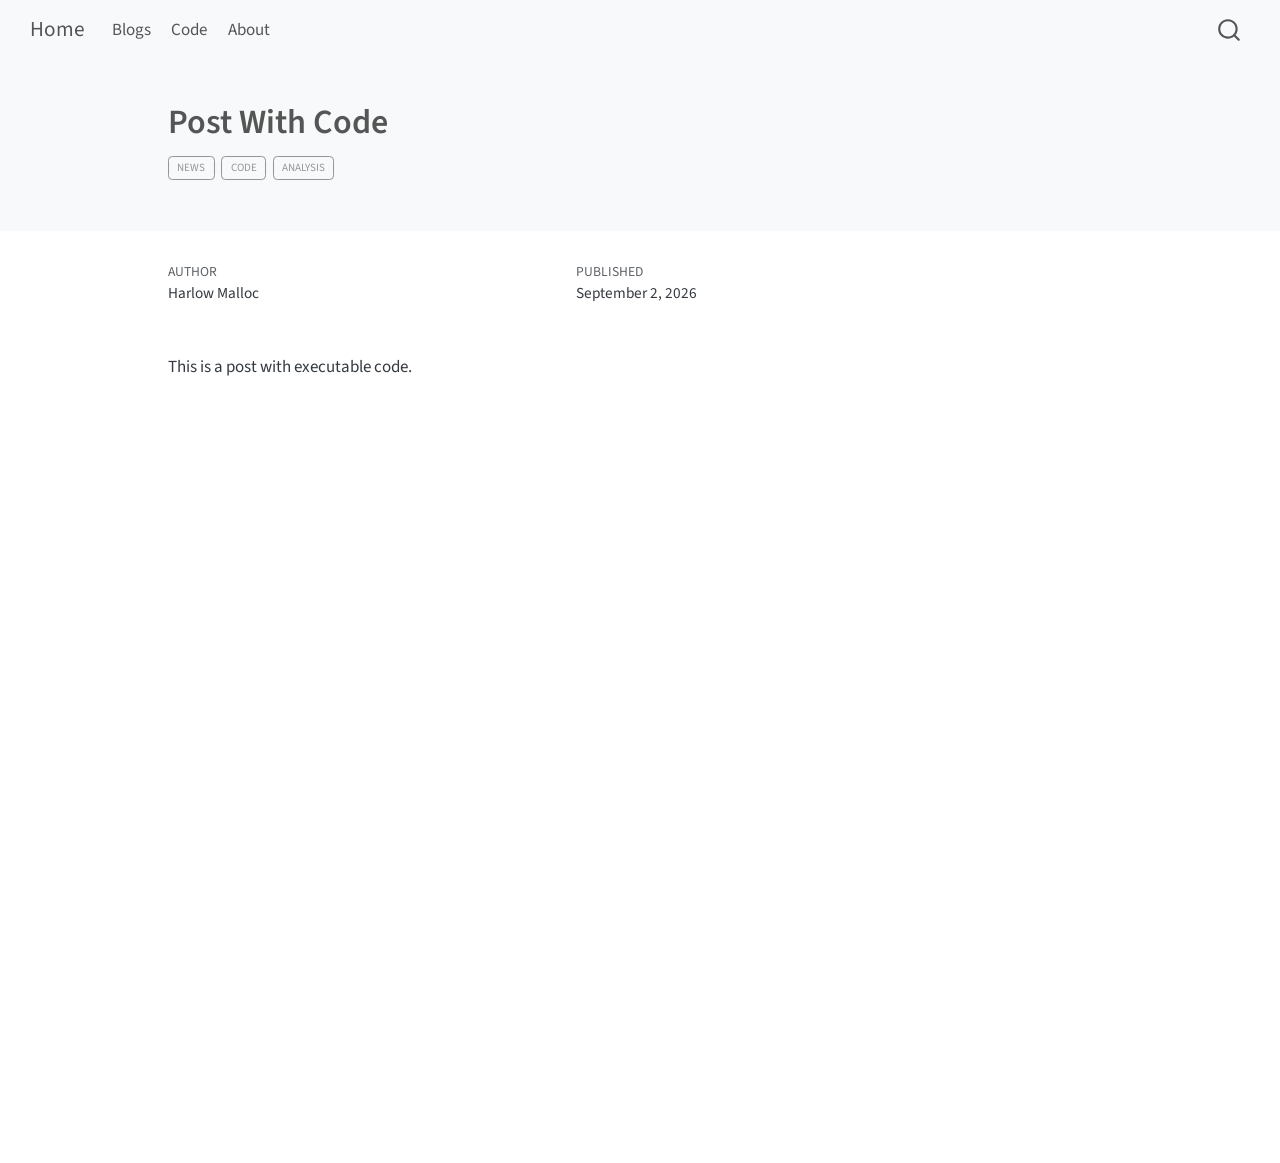
<file: posts/post-with-code/index.html>
<!DOCTYPE html>
<html xmlns="http://www.w3.org/1999/xhtml" lang="en" xml:lang="en"><head>

<meta charset="utf-8">
<meta name="generator" content="quarto-1.10.18">

<meta name="viewport" content="width=device-width, initial-scale=1.0, user-scalable=yes">

<meta name="author" content="Harlow Malloc">
<meta name="dcterms.date" content="2026-09-02">

<title>Post With Code – Home</title>
<style>
/* Default styles provided by pandoc.
** See https://pandoc.org/MANUAL.html#variables-for-html for config info.
*/
span.smallcaps{font-variant: small-caps;}
div.columns{display: flex; gap: 1.5em;}
div.column{flex: auto;}
@media screen {
div.columns{gap: min(4vw, 1.5em);}
div.column{overflow-x: auto;}
}
div.hanging-indent{margin-left: 1.5em; text-indent: -1.5em;}
ul.task-list{list-style: none;}
ul.task-list li input[type="checkbox"] {
  width: 0.8em;
  margin: 0 0.8em 0.2em -1em; /* quarto-specific, see https://github.com/quarto-dev/quarto-cli/issues/4556 */ 
  vertical-align: middle;
}
</style>


<script src="../../site_libs/quarto-nav/quarto-nav.js"></script>
<script src="../../site_libs/quarto-nav/headroom.min.js"></script>
<script src="../../site_libs/clipboard/clipboard.min.js"></script>
<script src="../../site_libs/quarto-search/autocomplete.umd.js"></script>
<script src="../../site_libs/quarto-search/fuse.min.js"></script>
<script src="../../site_libs/quarto-search/quarto-search.js"></script>
<meta name="quarto:offset" content="../../">
<script src="../../site_libs/quarto-html/quarto.js" type="module"></script>
<script src="../../site_libs/quarto-html/tabsets/tabsets.js" type="module"></script>
<script src="../../site_libs/quarto-html/popper.min.js"></script>
<script src="../../site_libs/quarto-html/tippy.umd.min.js"></script>
<script src="../../site_libs/quarto-html/anchor.min.js"></script>
<link href="../../site_libs/quarto-html/tippy.css" rel="stylesheet">
<link href="../../site_libs/quarto-html/quarto-syntax-highlighting-bb62276ab45c84d9efd712f51ff97b5a.css" rel="stylesheet" id="quarto-text-highlighting-styles">
<script src="../../site_libs/bootstrap/bootstrap.min.js"></script>
<link href="../../site_libs/bootstrap/bootstrap-icons.css" rel="stylesheet">
<link href="../../site_libs/bootstrap/bootstrap-09fef243f5e36adec4033a4539b6f025.min.css" rel="stylesheet" append-hash="true" id="quarto-bootstrap" data-mode="light">
<script id="quarto-search-options" type="application/json">{
  "location": "navbar",
  "copy-button": false,
  "collapse-after": 3,
  "panel-placement": "end",
  "type": "overlay",
  "limit": 50,
  "keyboard-shortcut": [
    "f",
    "/",
    "s"
  ],
  "show-item-context": false,
  "language": {
    "search-no-results-text": "No results",
    "search-matching-documents-text": "matching documents",
    "search-copy-link-title": "Copy link to search",
    "search-hide-matches-text": "Hide additional matches",
    "search-more-match-text": "more match in this document",
    "search-more-matches-text": "more matches in this document",
    "search-clear-button-title": "Clear",
    "search-text-placeholder": "",
    "search-detached-cancel-button-title": "Cancel",
    "search-submit-button-title": "Submit",
    "search-label": "Search"
  }
}</script>


<link rel="stylesheet" href="../../styles.css">
</head>

<body class="nav-fixed quarto-light">

<div id="quarto-search-results"></div>
  <header id="quarto-header" class="headroom fixed-top quarto-banner">
    <nav class="navbar navbar-expand-lg " data-bs-theme="dark">
      <div class="navbar-container container-fluid">
      <div class="navbar-brand-container mx-auto">
    <a class="navbar-brand" href="../../index.html">
    <span class="navbar-title">Home</span>
    </a>
  </div>
            <div id="quarto-search" class="" title="Search"></div>
          <button class="navbar-toggler" type="button" data-bs-toggle="collapse" data-bs-target="#navbarCollapse" aria-controls="navbarCollapse" role="menu" aria-expanded="false" aria-label="Toggle navigation" onclick="if (window.quartoToggleHeadroom) { window.quartoToggleHeadroom(); }">
  <span class="navbar-toggler-icon"></span>
</button>
          <div class="collapse navbar-collapse" id="navbarCollapse">
            <ul class="navbar-nav navbar-nav-scroll me-auto">
  <li class="nav-item">
    <a class="nav-link" href="../../blogs.html"> 
<span class="menu-text">Blogs</span></a>
  </li>  
  <li class="nav-item">
    <a class="nav-link" href="../../code.html"> 
<span class="menu-text">Code</span></a>
  </li>  
  <li class="nav-item">
    <a class="nav-link" href="../../about.html"> 
<span class="menu-text">About</span></a>
  </li>  
</ul>
          </div> <!-- /navcollapse -->
            <div class="quarto-navbar-tools">
</div>
      </div> <!-- /container-fluid -->
    </nav>
</header>
<!-- content -->
<header id="title-block-header" class="quarto-title-block default page-columns page-full">
  <div class="quarto-title-banner page-columns page-full">
    <div class="quarto-title column-body">
      <h1 class="title">Post With Code</h1>
                                <div class="quarto-categories">
                <div class="quarto-category">news</div>
                <div class="quarto-category">code</div>
                <div class="quarto-category">analysis</div>
              </div>
                  </div>
  </div>
    
  
  <div class="quarto-title-meta">

      <div>
      <div class="quarto-title-meta-heading">Author</div>
      <div class="quarto-title-meta-contents">
               <p>Harlow Malloc </p>
            </div>
    </div>
      
      <div>
      <div class="quarto-title-meta-heading">Published</div>
      <div class="quarto-title-meta-contents">
        <p class="date">September 2, 2026</p>
      </div>
    </div>
    
      
    </div>
    
  
  </header><div id="quarto-content" class="quarto-container page-columns page-rows-contents page-layout-article page-navbar">
<!-- sidebar -->
<!-- margin-sidebar -->
    <div id="quarto-margin-sidebar" class="sidebar margin-sidebar zindex-bottom">
        
    </div>
<!-- main -->
<main class="content quarto-banner-title-block" id="quarto-document-content">





<p>This is a post with executable code.</p>



</main> <!-- /main -->
<script id="quarto-html-after-body" type="application/javascript">
  window.document.addEventListener("DOMContentLoaded", function (event) {
    const icon = "";
    const anchorJS = new window.AnchorJS();
    anchorJS.options = {
      placement: 'right',
      icon: icon
    };
    anchorJS.add('.anchored');
    const isCodeAnnotation = (el) => {
      for (const clz of el.classList) {
        if (clz.startsWith('code-annotation-')) {                     
          return true;
        }
      }
      return false;
    }
    const onCopySuccess = function(e) {
      // button target
      const button = e.trigger;
      // don't keep focus
      button.blur();
      // flash "checked"
      button.classList.add('code-copy-button-checked');
      var currentTitle = button.getAttribute("title");
      button.setAttribute("title", "Copied!");
      let tooltip;
      if (window.bootstrap) {
        button.setAttribute("data-bs-toggle", "tooltip");
        button.setAttribute("data-bs-placement", "left");
        button.setAttribute("data-bs-title", "Copied!");
        tooltip = new bootstrap.Tooltip(button, 
          { trigger: "manual", 
            customClass: "code-copy-button-tooltip",
            offset: [0, -8]});
        tooltip.show();    
      }
      setTimeout(function() {
        if (tooltip) {
          tooltip.hide();
          button.removeAttribute("data-bs-title");
          button.removeAttribute("data-bs-toggle");
          button.removeAttribute("data-bs-placement");
        }
        button.setAttribute("title", currentTitle);
        button.classList.remove('code-copy-button-checked');
      }, 1000);
      // clear code selection
      e.clearSelection();
    }
    const getTextToCopy = function(trigger) {
      const outerScaffold = trigger.parentElement.cloneNode(true);
      const codeEl = outerScaffold.querySelector('code');
      for (const childEl of codeEl.children) {
        if (isCodeAnnotation(childEl)) {
          childEl.remove();
        }
      }
      return codeEl.innerText;
    }
    const clipboard = new window.ClipboardJS('.code-copy-button:not([data-in-quarto-modal])', {
      text: getTextToCopy
    });
    clipboard.on('success', onCopySuccess);
    if (window.document.getElementById('quarto-embedded-source-code-modal')) {
      const clipboardModal = new window.ClipboardJS('.code-copy-button[data-in-quarto-modal]', {
        text: getTextToCopy,
        container: window.document.getElementById('quarto-embedded-source-code-modal')
      });
      clipboardModal.on('success', onCopySuccess);
    }
      var localhostRegex = new RegExp(/^(?:http|https):\/\/localhost\:?[0-9]*\//);
      var mailtoRegex = new RegExp(/^mailto:/);
        var filterRegex = new RegExp("https:\/\/raymonddanked\.github\.io");
      var isInternal = (href) => {
          return filterRegex.test(href) || localhostRegex.test(href) || mailtoRegex.test(href);
      }
      // Inspect non-navigation links and adorn them if external
     var links = window.document.querySelectorAll('a[href]:not(.nav-link):not(.navbar-brand):not(.toc-action):not(.sidebar-link):not(.sidebar-item-toggle):not(.pagination-link):not(.no-external):not([aria-hidden]):not(.dropdown-item):not(.quarto-navigation-tool):not(.about-link)');
      for (var i=0; i<links.length; i++) {
        const link = links[i];
        if (!isInternal(link.href)) {
          // undo the damage that might have been done by quarto-nav.js in the case of
          // links that we want to consider external
          if (link.dataset.originalHref !== undefined) {
            link.href = link.dataset.originalHref;
          }
        }
      }
    function tippyHover(el, contentFn, onTriggerFn, onUntriggerFn) {
      const config = {
        allowHTML: true,
        maxWidth: 500,
        delay: 100,
        arrow: false,
        appendTo: function(el) {
            return el.parentElement;
        },
        interactive: true,
        interactiveBorder: 10,
        theme: 'quarto',
        placement: 'bottom-start',
      };
      if (contentFn) {
        config.content = contentFn;
      }
      if (onTriggerFn) {
        config.onTrigger = onTriggerFn;
      }
      if (onUntriggerFn) {
        config.onUntrigger = onUntriggerFn;
      }
      window.tippy(el, config); 
    }
    const noterefs = window.document.querySelectorAll('a[role="doc-noteref"]');
    for (var i=0; i<noterefs.length; i++) {
      const ref = noterefs[i];
      tippyHover(ref, function() {
        // use id or data attribute instead here
        let href = ref.getAttribute('data-footnote-href') || ref.getAttribute('href');
        try { href = new URL(href).hash; } catch {}
        const id = href.replace(/^#\/?/, "");
        const note = window.document.getElementById(id);
        if (note) {
          return note.innerHTML;
        } else {
          return "";
        }
      });
    }
    const xrefs = window.document.querySelectorAll('a.quarto-xref');
    const processXRef = (id, note) => {
      // Strip column container classes
      const stripColumnClz = (el) => {
        el.classList.remove("page-full", "page-columns");
        if (el.children) {
          for (const child of el.children) {
            stripColumnClz(child);
          }
        }
      }
      stripColumnClz(note)
      if (id === null || id.startsWith('sec-')) {
        // Special case sections, only their first couple elements
        const container = document.createElement("div");
        if (note.children && note.children.length > 2) {
          container.appendChild(note.children[0].cloneNode(true));
          for (let i = 1; i < note.children.length; i++) {
            const child = note.children[i];
            if (child.tagName === "P" && child.innerText === "") {
              continue;
            } else {
              container.appendChild(child.cloneNode(true));
              break;
            }
          }
          if (window.Quarto?.typesetMath) {
            window.Quarto.typesetMath(container);
          }
          return container.innerHTML
        } else {
          if (window.Quarto?.typesetMath) {
            window.Quarto.typesetMath(note);
          }
          return note.innerHTML;
        }
      } else {
        // Remove any anchor links if they are present
        const anchorLink = note.querySelector('a.anchorjs-link');
        if (anchorLink) {
          anchorLink.remove();
        }
        if (window.Quarto?.typesetMath) {
          window.Quarto.typesetMath(note);
        }
        if (note.classList.contains("callout")) {
          return note.outerHTML;
        } else {
          return note.innerHTML;
        }
      }
    }
    for (var i=0; i<xrefs.length; i++) {
      const xref = xrefs[i];
      tippyHover(xref, undefined, function(instance) {
        instance.disable();
        let url = xref.getAttribute('href');
        let hash = undefined; 
        if (url.startsWith('#')) {
          hash = url;
        } else {
          try { hash = new URL(url).hash; } catch {}
        }
        if (hash) {
          const id = hash.replace(/^#\/?/, "");
          const note = window.document.getElementById(id);
          if (note !== null) {
            try {
              const html = processXRef(id, note.cloneNode(true));
              instance.setContent(html);
            } finally {
              instance.enable();
              instance.show();
            }
          } else {
            // See if we can fetch this
            fetch(url.split('#')[0])
            .then(res => res.text())
            .then(html => {
              const parser = new DOMParser();
              const htmlDoc = parser.parseFromString(html, "text/html");
              const note = htmlDoc.getElementById(id);
              if (note !== null) {
                const html = processXRef(id, note);
                instance.setContent(html);
              } 
            }).finally(() => {
              instance.enable();
              instance.show();
            });
          }
        } else {
          // See if we can fetch a full url (with no hash to target)
          // This is a special case and we should probably do some content thinning / targeting
          fetch(url)
          .then(res => res.text())
          .then(html => {
            const parser = new DOMParser();
            const htmlDoc = parser.parseFromString(html, "text/html");
            const note = htmlDoc.querySelector('main.content');
            if (note !== null) {
              // This should only happen for chapter cross references
              // (since there is no id in the URL)
              // remove the first header
              if (note.children.length > 0 && note.children[0].tagName === "HEADER") {
                note.children[0].remove();
              }
              const html = processXRef(null, note);
              instance.setContent(html);
            } 
          }).finally(() => {
            instance.enable();
            instance.show();
          });
        }
      }, function(instance) {
      });
    }
        let selectedAnnoteEl;
        const selectorForAnnotation = ( cell, annotation) => {
          let cellAttr = 'data-code-cell="' + cell + '"';
          let lineAttr = 'data-code-annotation="' +  annotation + '"';
          const selector = 'span[' + cellAttr + '][' + lineAttr + ']';
          return selector;
        }
        const selectCodeLines = (annoteEl) => {
          const doc = window.document;
          const targetCell = annoteEl.getAttribute("data-target-cell");
          const targetAnnotation = annoteEl.getAttribute("data-target-annotation");
          const annoteSpan = window.document.querySelector(selectorForAnnotation(targetCell, targetAnnotation));
          const lines = annoteSpan.getAttribute("data-code-lines").split(",");
          const lineIds = lines.map((line) => {
            return targetCell + "-" + line;
          })
          let top = null;
          let height = null;
          let parent = null;
          if (lineIds.length > 0) {
              //compute the position of the single el (top and bottom and make a div)
              const el = window.document.getElementById(lineIds[0]);
              top = el.offsetTop;
              height = el.offsetHeight;
              parent = el.parentElement.parentElement;
            if (lineIds.length > 1) {
              const lastEl = window.document.getElementById(lineIds[lineIds.length - 1]);
              const bottom = lastEl.offsetTop + lastEl.offsetHeight;
              height = bottom - top;
            }
            if (top !== null && height !== null && parent !== null) {
              // cook up a div (if necessary) and position it 
              let div = window.document.getElementById("code-annotation-line-highlight");
              if (div === null) {
                div = window.document.createElement("div");
                div.setAttribute("id", "code-annotation-line-highlight");
                div.style.position = 'absolute';
                parent.appendChild(div);
              }
              div.style.top = top - 2 + "px";
              div.style.height = height + 4 + "px";
              div.style.left = 0;
              let gutterDiv = window.document.getElementById("code-annotation-line-highlight-gutter");
              if (gutterDiv === null) {
                gutterDiv = window.document.createElement("div");
                gutterDiv.setAttribute("id", "code-annotation-line-highlight-gutter");
                gutterDiv.style.position = 'absolute';
                const codeCell = window.document.getElementById(targetCell);
                const gutter = codeCell.querySelector('.code-annotation-gutter');
                gutter.appendChild(gutterDiv);
              }
              gutterDiv.style.top = top - 2 + "px";
              gutterDiv.style.height = height + 4 + "px";
            }
            selectedAnnoteEl = annoteEl;
          }
        };
        const unselectCodeLines = () => {
          const elementsIds = ["code-annotation-line-highlight", "code-annotation-line-highlight-gutter"];
          elementsIds.forEach((elId) => {
            const div = window.document.getElementById(elId);
            if (div) {
              div.remove();
            }
          });
          selectedAnnoteEl = undefined;
        };
          // Handle positioning of the toggle
      window.addEventListener(
        "resize",
        throttle(() => {
          elRect = undefined;
          if (selectedAnnoteEl) {
            selectCodeLines(selectedAnnoteEl);
          }
        }, 10)
      );
      function throttle(fn, ms) {
      let throttle = false;
      let timer;
        return (...args) => {
          if(!throttle) { // first call gets through
              fn.apply(this, args);
              throttle = true;
          } else { // all the others get throttled
              if(timer) clearTimeout(timer); // cancel #2
              timer = setTimeout(() => {
                fn.apply(this, args);
                timer = throttle = false;
              }, ms);
          }
        };
      }
        // Attach click handler to the DT
        const annoteDls = window.document.querySelectorAll('dt[data-target-cell]');
        for (const annoteDlNode of annoteDls) {
          annoteDlNode.addEventListener('click', (event) => {
            const clickedEl = event.target;
            if (clickedEl !== selectedAnnoteEl) {
              unselectCodeLines();
              const activeEl = window.document.querySelector('dt[data-target-cell].code-annotation-active');
              if (activeEl) {
                activeEl.classList.remove('code-annotation-active');
              }
              selectCodeLines(clickedEl);
              clickedEl.classList.add('code-annotation-active');
            } else {
              // Unselect the line
              unselectCodeLines();
              clickedEl.classList.remove('code-annotation-active');
            }
          });
        }
    const findCites = (el) => {
      const parentEl = el.parentElement;
      if (parentEl) {
        const cites = parentEl.dataset.cites;
        if (cites) {
          return {
            el,
            cites: cites.split(' ')
          };
        } else {
          return findCites(el.parentElement)
        }
      } else {
        return undefined;
      }
    };
    var bibliorefs = window.document.querySelectorAll('a[role="doc-biblioref"]');
    for (var i=0; i<bibliorefs.length; i++) {
      const ref = bibliorefs[i];
      const citeInfo = findCites(ref);
      if (citeInfo) {
        tippyHover(citeInfo.el, function() {
          var popup = window.document.createElement('div');
          citeInfo.cites.forEach(function(cite) {
            var citeDiv = window.document.createElement('div');
            citeDiv.classList.add('hanging-indent');
            citeDiv.classList.add('csl-entry');
            var biblioDiv = window.document.getElementById('ref-' + cite);
            if (biblioDiv) {
              citeDiv.innerHTML = biblioDiv.innerHTML;
            }
            popup.appendChild(citeDiv);
          });
          return popup.innerHTML;
        });
      }
    }
  });
  </script>
</div> <!-- /content -->




</body></html>
</file>
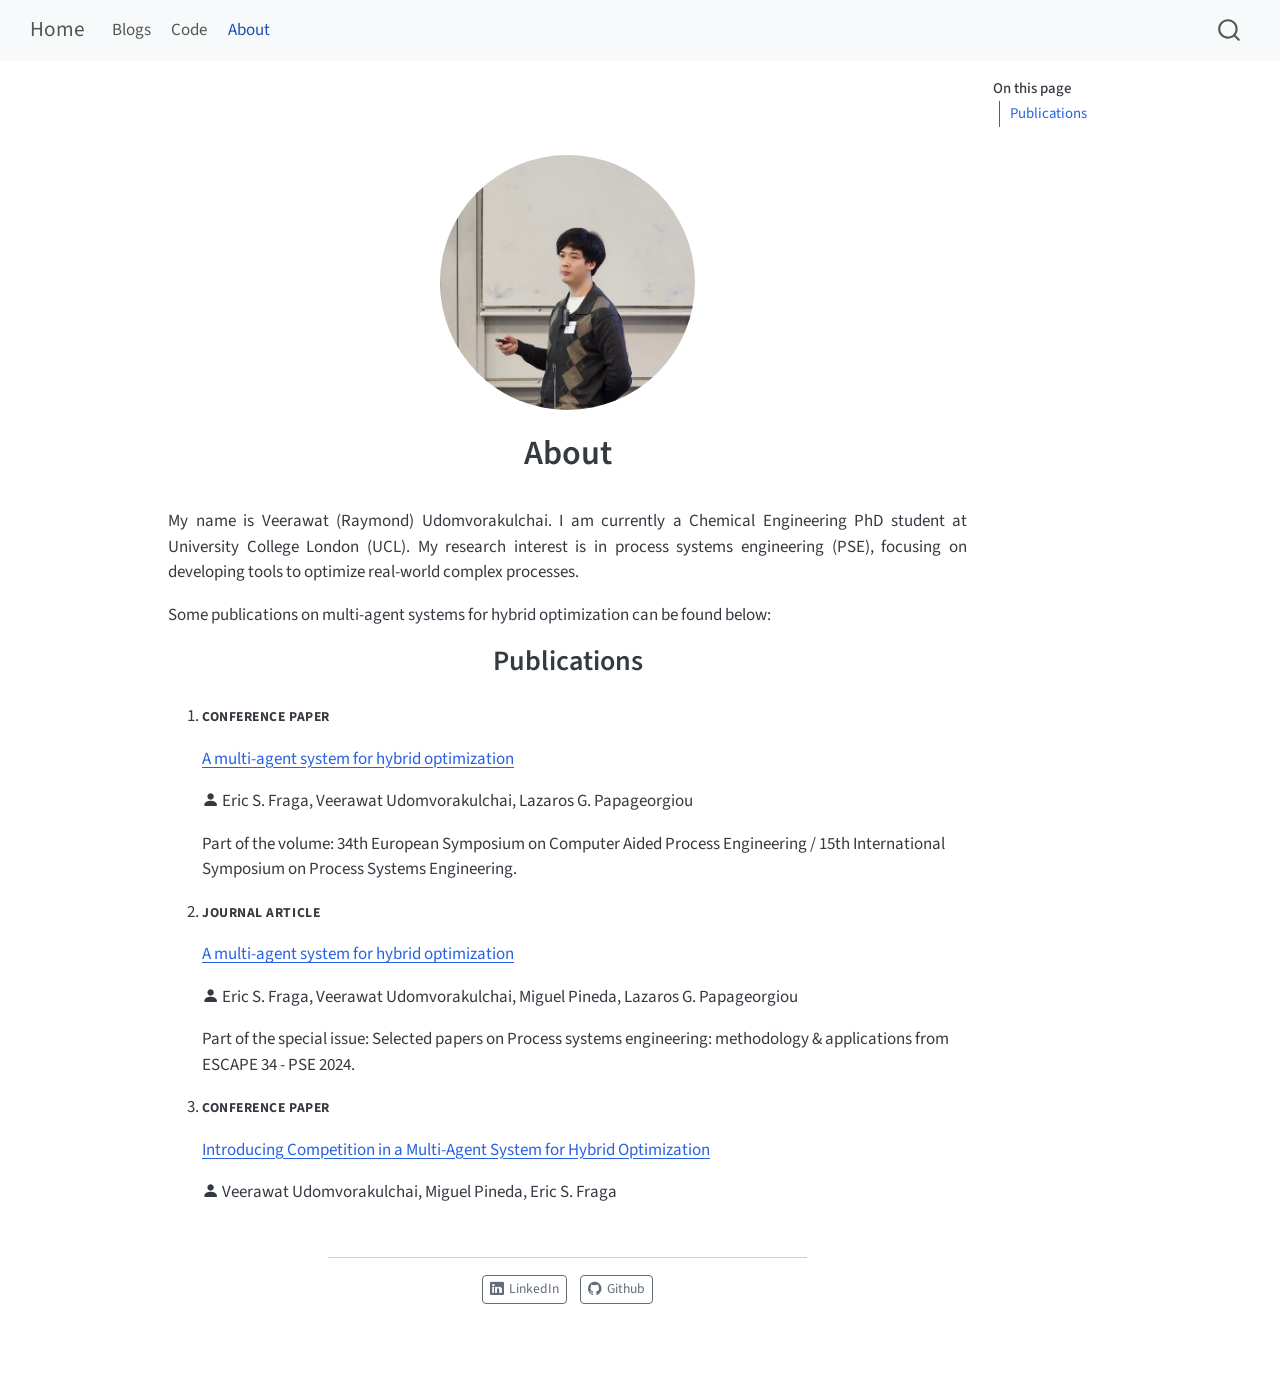
<file: about.html>
<!DOCTYPE html>
<html xmlns="http://www.w3.org/1999/xhtml" lang="en" xml:lang="en"><head>

<meta charset="utf-8">
<meta name="generator" content="quarto-1.10.18">

<meta name="viewport" content="width=device-width, initial-scale=1.0, user-scalable=yes">


<title>About – Home</title>
<style>
/* Default styles provided by pandoc.
** See https://pandoc.org/MANUAL.html#variables-for-html for config info.
*/
span.smallcaps{font-variant: small-caps;}
div.columns{display: flex; gap: 1.5em;}
div.column{flex: auto;}
@media screen {
div.columns{gap: min(4vw, 1.5em);}
div.column{overflow-x: auto;}
}
div.hanging-indent{margin-left: 1.5em; text-indent: -1.5em;}
ul.task-list{list-style: none;}
ul.task-list li input[type="checkbox"] {
  width: 0.8em;
  margin: 0 0.8em 0.2em -1em; /* quarto-specific, see https://github.com/quarto-dev/quarto-cli/issues/4556 */ 
  vertical-align: middle;
}
</style>


<script src="site_libs/quarto-nav/quarto-nav.js"></script>
<script src="site_libs/quarto-nav/headroom.min.js"></script>
<script src="site_libs/clipboard/clipboard.min.js"></script>
<script src="site_libs/quarto-search/autocomplete.umd.js"></script>
<script src="site_libs/quarto-search/fuse.min.js"></script>
<script src="site_libs/quarto-search/quarto-search.js"></script>
<meta name="quarto:offset" content="./">
<script src="site_libs/quarto-html/quarto.js" type="module"></script>
<script src="site_libs/quarto-html/tabsets/tabsets.js" type="module"></script>
<script src="site_libs/quarto-html/popper.min.js"></script>
<script src="site_libs/quarto-html/tippy.umd.min.js"></script>
<link href="site_libs/quarto-html/tippy.css" rel="stylesheet">
<link href="site_libs/quarto-html/quarto-syntax-highlighting-bb62276ab45c84d9efd712f51ff97b5a.css" rel="stylesheet" id="quarto-text-highlighting-styles">
<script src="site_libs/bootstrap/bootstrap.min.js"></script>
<link href="site_libs/bootstrap/bootstrap-icons.css" rel="stylesheet">
<link href="site_libs/bootstrap/bootstrap-09fef243f5e36adec4033a4539b6f025.min.css" rel="stylesheet" append-hash="true" id="quarto-bootstrap" data-mode="light">
<script id="quarto-search-options" type="application/json">{
  "location": "navbar",
  "copy-button": false,
  "collapse-after": 3,
  "panel-placement": "end",
  "type": "overlay",
  "limit": 50,
  "keyboard-shortcut": [
    "f",
    "/",
    "s"
  ],
  "show-item-context": false,
  "language": {
    "search-no-results-text": "No results",
    "search-matching-documents-text": "matching documents",
    "search-copy-link-title": "Copy link to search",
    "search-hide-matches-text": "Hide additional matches",
    "search-more-match-text": "more match in this document",
    "search-more-matches-text": "more matches in this document",
    "search-clear-button-title": "Clear",
    "search-text-placeholder": "",
    "search-detached-cancel-button-title": "Cancel",
    "search-submit-button-title": "Submit",
    "search-label": "Search"
  }
}</script>


<link rel="stylesheet" href="styles.css">
</head>

<body class="nav-fixed quarto-light">

<div id="quarto-search-results"></div>
  <header id="quarto-header" class="headroom fixed-top">
    <nav class="navbar navbar-expand-lg " data-bs-theme="dark">
      <div class="navbar-container container-fluid">
      <div class="navbar-brand-container mx-auto">
    <a class="navbar-brand" href="./index.html">
    <span class="navbar-title">Home</span>
    </a>
  </div>
            <div id="quarto-search" class="" title="Search"></div>
          <button class="navbar-toggler" type="button" data-bs-toggle="collapse" data-bs-target="#navbarCollapse" aria-controls="navbarCollapse" role="menu" aria-expanded="false" aria-label="Toggle navigation" onclick="if (window.quartoToggleHeadroom) { window.quartoToggleHeadroom(); }">
  <span class="navbar-toggler-icon"></span>
</button>
          <div class="collapse navbar-collapse" id="navbarCollapse">
            <ul class="navbar-nav navbar-nav-scroll me-auto">
  <li class="nav-item">
    <a class="nav-link" href="./blogs.html"> 
<span class="menu-text">Blogs</span></a>
  </li>  
  <li class="nav-item">
    <a class="nav-link" href="./code.html"> 
<span class="menu-text">Code</span></a>
  </li>  
  <li class="nav-item">
    <a class="nav-link active" href="./about.html" aria-current="page"> 
<span class="menu-text">About</span></a>
  </li>  
</ul>
          </div> <!-- /navcollapse -->
            <div class="quarto-navbar-tools">
</div>
      </div> <!-- /container-fluid -->
    </nav>
</header>
<!-- content -->
<div id="quarto-content" class="quarto-container page-columns page-rows-contents page-layout-article page-navbar">
<!-- sidebar -->
<!-- margin-sidebar -->
    <div id="quarto-margin-sidebar" class="sidebar margin-sidebar">
        <nav id="TOC" role="doc-toc" class="toc-active">
    <h2 id="toc-title">On this page</h2>
  <ul>
  <li><a href="#publications" id="toc-publications" class="nav-link active" data-scroll-target="#publications">Publications</a></li>
  </ul>
</nav>
    </div>
<!-- main -->
<div class="quarto-about-jolla">
  <img src="profile.jpg" class="about-image
  round " style="height: 15em; width: 15em;">
 <header id="title-block-header" class="quarto-title-block default">
<div class="quarto-title">
<h1 class="title">About</h1>
</div>
<div class="quarto-title-meta">
  </div>
</header><main class="content" id="quarto-document-content">

<div class="about-intro">
<p>My name is Veerawat (Raymond) Udomvorakulchai. I am currently a Chemical Engineering PhD student at University College London (UCL). My research interest is in process systems engineering (PSE), focusing on developing tools to optimize real-world complex processes.</p>
<p>Some publications on multi-agent systems for hybrid optimization can be found below:</p>
</div>
<section id="publications" class="level2">
<h2 data-anchor-id="publications">Publications</h2>
<div class="publication-list">
<ol type="1">
<li><p><span class="publication-type">CONFERENCE PAPER</span></p>
<p><a href="https://doi.org/10.1016/B978-0-443-28824-1.50556-1">A multi-agent system for hybrid optimization</a></p>
<p><i class="bi bi-person-fill" aria-hidden="true"></i> Eric S. Fraga, Veerawat Udomvorakulchai, Lazaros G. Papageorgiou</p>
<p>Part of the volume: 34th European Symposium on Computer Aided Process Engineering / 15th International Symposium on Process Systems Engineering.</p></li>
<li><p><span class="publication-type">JOURNAL ARTICLE</span></p>
<p><a href="https://doi.org/10.1016/j.compchemeng.2025.109258">A multi-agent system for hybrid optimization</a></p>
<p><i class="bi bi-person-fill" aria-hidden="true"></i> Eric S. Fraga, Veerawat Udomvorakulchai, Miguel Pineda, Lazaros G. Papageorgiou</p>
<p>Part of the special issue: Selected papers on Process systems engineering: methodology &amp; applications from ESCAPE 34 - PSE 2024.</p></li>
<li><p><span class="publication-type">CONFERENCE PAPER</span></p>
<p><a href="https://doi.org/10.69997/sct.132182">Introducing Competition in a Multi-Agent System for Hybrid Optimization</a></p>
<p><i class="bi bi-person-fill" aria-hidden="true"></i> Veerawat Udomvorakulchai, Miguel Pineda, Eric S. Fraga</p></li>
</ol>
</div>


</section>
</main> 
  <hr class="about-sep">
   <div class="about-links">
  <a href="https://www.linkedin.com/in/veerawat-udomvorakulchai/" class="about-link" rel="" target="">
    <i class="bi bi-linkedin"></i>
     <span class="about-link-text">LinkedIn</span>
  </a>
  <a href="https://github.com/RayMondDanked" class="about-link" rel="" target="">
    <i class="bi bi-github"></i>
     <span class="about-link-text">Github</span>
  </a>
</div>
</div>
 <!-- /main -->
<script id="quarto-html-after-body" type="application/javascript">
  window.document.addEventListener("DOMContentLoaded", function (event) {
    const isCodeAnnotation = (el) => {
      for (const clz of el.classList) {
        if (clz.startsWith('code-annotation-')) {                     
          return true;
        }
      }
      return false;
    }
    const onCopySuccess = function(e) {
      // button target
      const button = e.trigger;
      // don't keep focus
      button.blur();
      // flash "checked"
      button.classList.add('code-copy-button-checked');
      var currentTitle = button.getAttribute("title");
      button.setAttribute("title", "Copied!");
      let tooltip;
      if (window.bootstrap) {
        button.setAttribute("data-bs-toggle", "tooltip");
        button.setAttribute("data-bs-placement", "left");
        button.setAttribute("data-bs-title", "Copied!");
        tooltip = new bootstrap.Tooltip(button, 
          { trigger: "manual", 
            customClass: "code-copy-button-tooltip",
            offset: [0, -8]});
        tooltip.show();    
      }
      setTimeout(function() {
        if (tooltip) {
          tooltip.hide();
          button.removeAttribute("data-bs-title");
          button.removeAttribute("data-bs-toggle");
          button.removeAttribute("data-bs-placement");
        }
        button.setAttribute("title", currentTitle);
        button.classList.remove('code-copy-button-checked');
      }, 1000);
      // clear code selection
      e.clearSelection();
    }
    const getTextToCopy = function(trigger) {
      const outerScaffold = trigger.parentElement.cloneNode(true);
      const codeEl = outerScaffold.querySelector('code');
      for (const childEl of codeEl.children) {
        if (isCodeAnnotation(childEl)) {
          childEl.remove();
        }
      }
      return codeEl.innerText;
    }
    const clipboard = new window.ClipboardJS('.code-copy-button:not([data-in-quarto-modal])', {
      text: getTextToCopy
    });
    clipboard.on('success', onCopySuccess);
    if (window.document.getElementById('quarto-embedded-source-code-modal')) {
      const clipboardModal = new window.ClipboardJS('.code-copy-button[data-in-quarto-modal]', {
        text: getTextToCopy,
        container: window.document.getElementById('quarto-embedded-source-code-modal')
      });
      clipboardModal.on('success', onCopySuccess);
    }
      var localhostRegex = new RegExp(/^(?:http|https):\/\/localhost\:?[0-9]*\//);
      var mailtoRegex = new RegExp(/^mailto:/);
        var filterRegex = new RegExp("https:\/\/raymonddanked\.github\.io");
      var isInternal = (href) => {
          return filterRegex.test(href) || localhostRegex.test(href) || mailtoRegex.test(href);
      }
      // Inspect non-navigation links and adorn them if external
     var links = window.document.querySelectorAll('a[href]:not(.nav-link):not(.navbar-brand):not(.toc-action):not(.sidebar-link):not(.sidebar-item-toggle):not(.pagination-link):not(.no-external):not([aria-hidden]):not(.dropdown-item):not(.quarto-navigation-tool):not(.about-link)');
      for (var i=0; i<links.length; i++) {
        const link = links[i];
        if (!isInternal(link.href)) {
          // undo the damage that might have been done by quarto-nav.js in the case of
          // links that we want to consider external
          if (link.dataset.originalHref !== undefined) {
            link.href = link.dataset.originalHref;
          }
        }
      }
    function tippyHover(el, contentFn, onTriggerFn, onUntriggerFn) {
      const config = {
        allowHTML: true,
        maxWidth: 500,
        delay: 100,
        arrow: false,
        appendTo: function(el) {
            return el.parentElement;
        },
        interactive: true,
        interactiveBorder: 10,
        theme: 'quarto',
        placement: 'bottom-start',
      };
      if (contentFn) {
        config.content = contentFn;
      }
      if (onTriggerFn) {
        config.onTrigger = onTriggerFn;
      }
      if (onUntriggerFn) {
        config.onUntrigger = onUntriggerFn;
      }
      window.tippy(el, config); 
    }
    const noterefs = window.document.querySelectorAll('a[role="doc-noteref"]');
    for (var i=0; i<noterefs.length; i++) {
      const ref = noterefs[i];
      tippyHover(ref, function() {
        // use id or data attribute instead here
        let href = ref.getAttribute('data-footnote-href') || ref.getAttribute('href');
        try { href = new URL(href).hash; } catch {}
        const id = href.replace(/^#\/?/, "");
        const note = window.document.getElementById(id);
        if (note) {
          return note.innerHTML;
        } else {
          return "";
        }
      });
    }
    const xrefs = window.document.querySelectorAll('a.quarto-xref');
    const processXRef = (id, note) => {
      // Strip column container classes
      const stripColumnClz = (el) => {
        el.classList.remove("page-full", "page-columns");
        if (el.children) {
          for (const child of el.children) {
            stripColumnClz(child);
          }
        }
      }
      stripColumnClz(note)
      if (id === null || id.startsWith('sec-')) {
        // Special case sections, only their first couple elements
        const container = document.createElement("div");
        if (note.children && note.children.length > 2) {
          container.appendChild(note.children[0].cloneNode(true));
          for (let i = 1; i < note.children.length; i++) {
            const child = note.children[i];
            if (child.tagName === "P" && child.innerText === "") {
              continue;
            } else {
              container.appendChild(child.cloneNode(true));
              break;
            }
          }
          if (window.Quarto?.typesetMath) {
            window.Quarto.typesetMath(container);
          }
          return container.innerHTML
        } else {
          if (window.Quarto?.typesetMath) {
            window.Quarto.typesetMath(note);
          }
          return note.innerHTML;
        }
      } else {
        // Remove any anchor links if they are present
        const anchorLink = note.querySelector('a.anchorjs-link');
        if (anchorLink) {
          anchorLink.remove();
        }
        if (window.Quarto?.typesetMath) {
          window.Quarto.typesetMath(note);
        }
        if (note.classList.contains("callout")) {
          return note.outerHTML;
        } else {
          return note.innerHTML;
        }
      }
    }
    for (var i=0; i<xrefs.length; i++) {
      const xref = xrefs[i];
      tippyHover(xref, undefined, function(instance) {
        instance.disable();
        let url = xref.getAttribute('href');
        let hash = undefined; 
        if (url.startsWith('#')) {
          hash = url;
        } else {
          try { hash = new URL(url).hash; } catch {}
        }
        if (hash) {
          const id = hash.replace(/^#\/?/, "");
          const note = window.document.getElementById(id);
          if (note !== null) {
            try {
              const html = processXRef(id, note.cloneNode(true));
              instance.setContent(html);
            } finally {
              instance.enable();
              instance.show();
            }
          } else {
            // See if we can fetch this
            fetch(url.split('#')[0])
            .then(res => res.text())
            .then(html => {
              const parser = new DOMParser();
              const htmlDoc = parser.parseFromString(html, "text/html");
              const note = htmlDoc.getElementById(id);
              if (note !== null) {
                const html = processXRef(id, note);
                instance.setContent(html);
              } 
            }).finally(() => {
              instance.enable();
              instance.show();
            });
          }
        } else {
          // See if we can fetch a full url (with no hash to target)
          // This is a special case and we should probably do some content thinning / targeting
          fetch(url)
          .then(res => res.text())
          .then(html => {
            const parser = new DOMParser();
            const htmlDoc = parser.parseFromString(html, "text/html");
            const note = htmlDoc.querySelector('main.content');
            if (note !== null) {
              // This should only happen for chapter cross references
              // (since there is no id in the URL)
              // remove the first header
              if (note.children.length > 0 && note.children[0].tagName === "HEADER") {
                note.children[0].remove();
              }
              const html = processXRef(null, note);
              instance.setContent(html);
            } 
          }).finally(() => {
            instance.enable();
            instance.show();
          });
        }
      }, function(instance) {
      });
    }
        let selectedAnnoteEl;
        const selectorForAnnotation = ( cell, annotation) => {
          let cellAttr = 'data-code-cell="' + cell + '"';
          let lineAttr = 'data-code-annotation="' +  annotation + '"';
          const selector = 'span[' + cellAttr + '][' + lineAttr + ']';
          return selector;
        }
        const selectCodeLines = (annoteEl) => {
          const doc = window.document;
          const targetCell = annoteEl.getAttribute("data-target-cell");
          const targetAnnotation = annoteEl.getAttribute("data-target-annotation");
          const annoteSpan = window.document.querySelector(selectorForAnnotation(targetCell, targetAnnotation));
          const lines = annoteSpan.getAttribute("data-code-lines").split(",");
          const lineIds = lines.map((line) => {
            return targetCell + "-" + line;
          })
          let top = null;
          let height = null;
          let parent = null;
          if (lineIds.length > 0) {
              //compute the position of the single el (top and bottom and make a div)
              const el = window.document.getElementById(lineIds[0]);
              top = el.offsetTop;
              height = el.offsetHeight;
              parent = el.parentElement.parentElement;
            if (lineIds.length > 1) {
              const lastEl = window.document.getElementById(lineIds[lineIds.length - 1]);
              const bottom = lastEl.offsetTop + lastEl.offsetHeight;
              height = bottom - top;
            }
            if (top !== null && height !== null && parent !== null) {
              // cook up a div (if necessary) and position it 
              let div = window.document.getElementById("code-annotation-line-highlight");
              if (div === null) {
                div = window.document.createElement("div");
                div.setAttribute("id", "code-annotation-line-highlight");
                div.style.position = 'absolute';
                parent.appendChild(div);
              }
              div.style.top = top - 2 + "px";
              div.style.height = height + 4 + "px";
              div.style.left = 0;
              let gutterDiv = window.document.getElementById("code-annotation-line-highlight-gutter");
              if (gutterDiv === null) {
                gutterDiv = window.document.createElement("div");
                gutterDiv.setAttribute("id", "code-annotation-line-highlight-gutter");
                gutterDiv.style.position = 'absolute';
                const codeCell = window.document.getElementById(targetCell);
                const gutter = codeCell.querySelector('.code-annotation-gutter');
                gutter.appendChild(gutterDiv);
              }
              gutterDiv.style.top = top - 2 + "px";
              gutterDiv.style.height = height + 4 + "px";
            }
            selectedAnnoteEl = annoteEl;
          }
        };
        const unselectCodeLines = () => {
          const elementsIds = ["code-annotation-line-highlight", "code-annotation-line-highlight-gutter"];
          elementsIds.forEach((elId) => {
            const div = window.document.getElementById(elId);
            if (div) {
              div.remove();
            }
          });
          selectedAnnoteEl = undefined;
        };
          // Handle positioning of the toggle
      window.addEventListener(
        "resize",
        throttle(() => {
          elRect = undefined;
          if (selectedAnnoteEl) {
            selectCodeLines(selectedAnnoteEl);
          }
        }, 10)
      );
      function throttle(fn, ms) {
      let throttle = false;
      let timer;
        return (...args) => {
          if(!throttle) { // first call gets through
              fn.apply(this, args);
              throttle = true;
          } else { // all the others get throttled
              if(timer) clearTimeout(timer); // cancel #2
              timer = setTimeout(() => {
                fn.apply(this, args);
                timer = throttle = false;
              }, ms);
          }
        };
      }
        // Attach click handler to the DT
        const annoteDls = window.document.querySelectorAll('dt[data-target-cell]');
        for (const annoteDlNode of annoteDls) {
          annoteDlNode.addEventListener('click', (event) => {
            const clickedEl = event.target;
            if (clickedEl !== selectedAnnoteEl) {
              unselectCodeLines();
              const activeEl = window.document.querySelector('dt[data-target-cell].code-annotation-active');
              if (activeEl) {
                activeEl.classList.remove('code-annotation-active');
              }
              selectCodeLines(clickedEl);
              clickedEl.classList.add('code-annotation-active');
            } else {
              // Unselect the line
              unselectCodeLines();
              clickedEl.classList.remove('code-annotation-active');
            }
          });
        }
    const findCites = (el) => {
      const parentEl = el.parentElement;
      if (parentEl) {
        const cites = parentEl.dataset.cites;
        if (cites) {
          return {
            el,
            cites: cites.split(' ')
          };
        } else {
          return findCites(el.parentElement)
        }
      } else {
        return undefined;
      }
    };
    var bibliorefs = window.document.querySelectorAll('a[role="doc-biblioref"]');
    for (var i=0; i<bibliorefs.length; i++) {
      const ref = bibliorefs[i];
      const citeInfo = findCites(ref);
      if (citeInfo) {
        tippyHover(citeInfo.el, function() {
          var popup = window.document.createElement('div');
          citeInfo.cites.forEach(function(cite) {
            var citeDiv = window.document.createElement('div');
            citeDiv.classList.add('hanging-indent');
            citeDiv.classList.add('csl-entry');
            var biblioDiv = window.document.getElementById('ref-' + cite);
            if (biblioDiv) {
              citeDiv.innerHTML = biblioDiv.innerHTML;
            }
            popup.appendChild(citeDiv);
          });
          return popup.innerHTML;
        });
      }
    }
  });
  </script>
</div> <!-- /content -->




</body></html>
</file>
<file: site_libs/quarto-html/tippy.css>
.tippy-box[data-animation=fade][data-state=hidden]{opacity:0}[data-tippy-root]{max-width:calc(100vw - 10px)}.tippy-box{position:relative;background-color:#333;color:#fff;border-radius:4px;font-size:14px;line-height:1.4;white-space:normal;outline:0;transition-property:transform,visibility,opacity}.tippy-box[data-placement^=top]>.tippy-arrow{bottom:0}.tippy-box[data-placement^=top]>.tippy-arrow:before{bottom:-7px;left:0;border-width:8px 8px 0;border-top-color:initial;transform-origin:center top}.tippy-box[data-placement^=bottom]>.tippy-arrow{top:0}.tippy-box[data-placement^=bottom]>.tippy-arrow:before{top:-7px;left:0;border-width:0 8px 8px;border-bottom-color:initial;transform-origin:center bottom}.tippy-box[data-placement^=left]>.tippy-arrow{right:0}.tippy-box[data-placement^=left]>.tippy-arrow:before{border-width:8px 0 8px 8px;border-left-color:initial;right:-7px;transform-origin:center left}.tippy-box[data-placement^=right]>.tippy-arrow{left:0}.tippy-box[data-placement^=right]>.tippy-arrow:before{left:-7px;border-width:8px 8px 8px 0;border-right-color:initial;transform-origin:center right}.tippy-box[data-inertia][data-state=visible]{transition-timing-function:cubic-bezier(.54,1.5,.38,1.11)}.tippy-arrow{width:16px;height:16px;color:#333}.tippy-arrow:before{content:"";position:absolute;border-color:transparent;border-style:solid}.tippy-content{position:relative;padding:5px 9px;z-index:1}
</file>
<file: site_libs/quarto-html/quarto-syntax-highlighting-bb62276ab45c84d9efd712f51ff97b5a.css>
/* quarto syntax highlight colors */
:root {
  --quarto-hl-al-color: #ff5555;
  --quarto-hl-an-color: #6a737d;
  --quarto-hl-at-color: #d73a49;
  --quarto-hl-bn-color: #005cc5;
  --quarto-hl-bu-color: #d73a49;
  --quarto-hl-ch-color: #032f62;
  --quarto-hl-co-color: #6a737d;
  --quarto-hl-cv-color: #6a737d;
  --quarto-hl-cn-color: #005cc5;
  --quarto-hl-cf-color: #d73a49;
  --quarto-hl-dt-color: #d73a49;
  --quarto-hl-dv-color: #005cc5;
  --quarto-hl-do-color: #6a737d;
  --quarto-hl-er-color: #ff5555;
  --quarto-hl-ex-color: #d73a49;
  --quarto-hl-fl-color: #005cc5;
  --quarto-hl-fu-color: #6f42c1;
  --quarto-hl-im-color: #032f62;
  --quarto-hl-in-color: #6a737d;
  --quarto-hl-kw-color: #d73a49;
  --quarto-hl-op-color: #24292e;
  --quarto-hl-pp-color: #d73a49;
  --quarto-hl-re-color: #6a737d;
  --quarto-hl-sc-color: #005cc5;
  --quarto-hl-ss-color: #032f62;
  --quarto-hl-st-color: #032f62;
  --quarto-hl-va-color: #e36209;
  --quarto-hl-vs-color: #032f62;
  --quarto-hl-wa-color: #ff5555;
}

/* other quarto variables */
:root {
  --quarto-font-monospace: SFMono-Regular, Menlo, Monaco, Consolas, "Liberation Mono", "Courier New", monospace;
}

/* syntax highlight based on Pandoc's rules */
pre > code.sourceCode > span {
  color: #24292e;
}

code.sourceCode > span {
  color: #24292e;
}

div.sourceCode,
div.sourceCode pre.sourceCode {
  color: #24292e;
}

/* Normal */
code span {
  color: #24292e;
}

/* Alert */
code span.al {
  font-weight: bold;
  color: #ff5555;
}

/* Annotation */
code span.an {
  color: #6a737d;
}

/* Attribute */
code span.at {
  color: #d73a49;
}

/* BaseN */
code span.bn {
  color: #005cc5;
}

/* BuiltIn */
code span.bu {
  color: #d73a49;
}

/* ControlFlow */
code span.cf {
  color: #d73a49;
}

/* Char */
code span.ch {
  color: #032f62;
}

/* Constant */
code span.cn {
  color: #005cc5;
}

/* Comment */
code span.co {
  color: #6a737d;
}

/* CommentVar */
code span.cv {
  color: #6a737d;
}

/* Documentation */
code span.do {
  color: #6a737d;
}

/* DataType */
code span.dt {
  color: #d73a49;
}

/* DecVal */
code span.dv {
  color: #005cc5;
}

/* Error */
code span.er {
  color: #ff5555;
  text-decoration: underline;
}

/* Extension */
code span.ex {
  font-weight: bold;
  color: #d73a49;
}

/* Float */
code span.fl {
  color: #005cc5;
}

/* Function */
code span.fu {
  color: #6f42c1;
}

/* Import */
code span.im {
  color: #032f62;
}

/* Information */
code span.in {
  color: #6a737d;
}

/* Keyword */
code span.kw {
  color: #d73a49;
}

/* Operator */
code span.op {
  color: #24292e;
}

/* Preprocessor */
code span.pp {
  color: #d73a49;
}

/* RegionMarker */
code span.re {
  color: #6a737d;
}

/* SpecialChar */
code span.sc {
  color: #005cc5;
}

/* SpecialString */
code span.ss {
  color: #032f62;
}

/* String */
code span.st {
  color: #032f62;
}

/* Variable */
code span.va {
  color: #e36209;
}

/* VerbatimString */
code span.vs {
  color: #032f62;
}

/* Warning */
code span.wa {
  color: #ff5555;
}

.prevent-inlining {
  content: "</";
}

/*# sourceMappingURL=9fff47f1860eaa1c7b80d8cbc12525ed.css.map */
</file>
<file: styles.css>
/* css styles */

.publication-list {
  text-align: left;
}

.about-intro {
  text-align: justify;
}

.publication-type {
  font-size: 0.8em;
  font-weight: 700;
  letter-spacing: 0.04em;
}

/* Force all blog listing thumbnails to the same size, regardless of the
   source image's native dimensions/aspect ratio (matches thumbnail.jpg,
   640x427). object-fit: cover crops to fill without distorting. */
.thumbnail-image {
  width: 100%;
  height: 213px;
  object-fit: cover;
}
</file>
